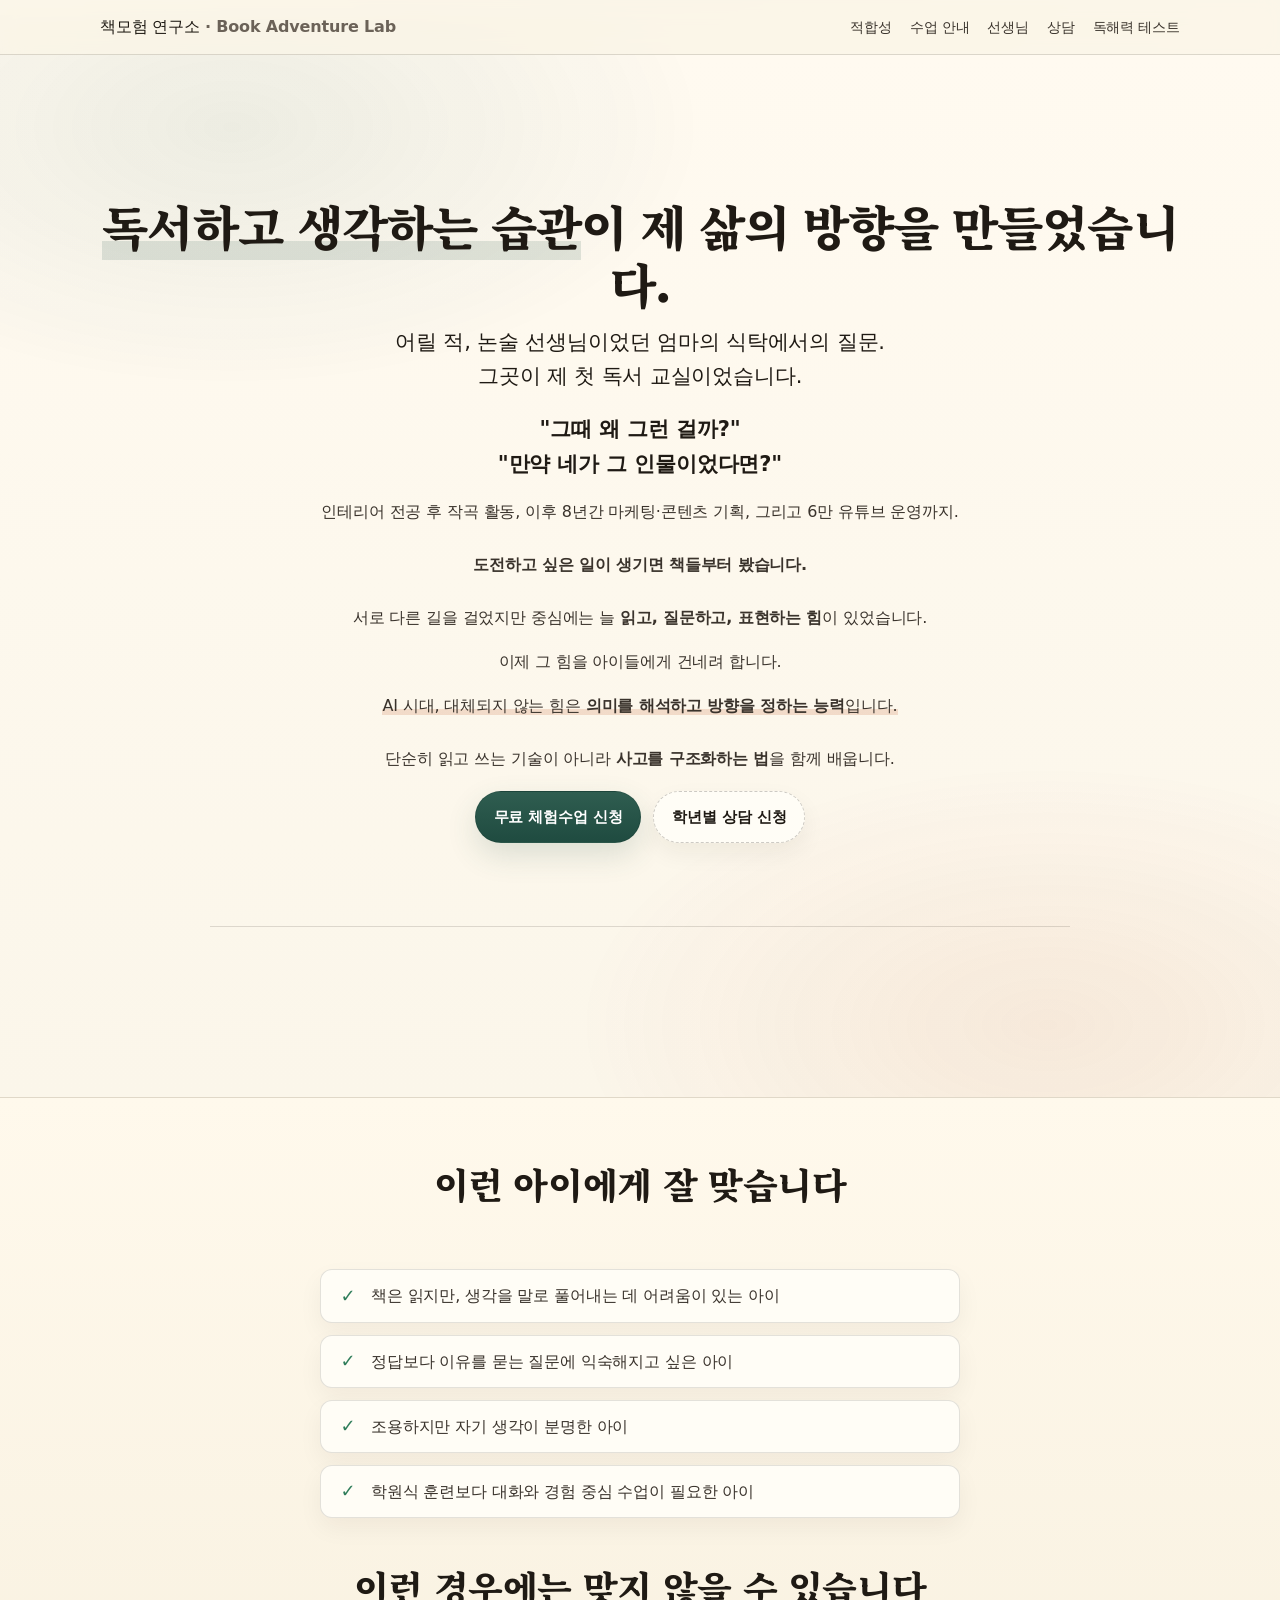
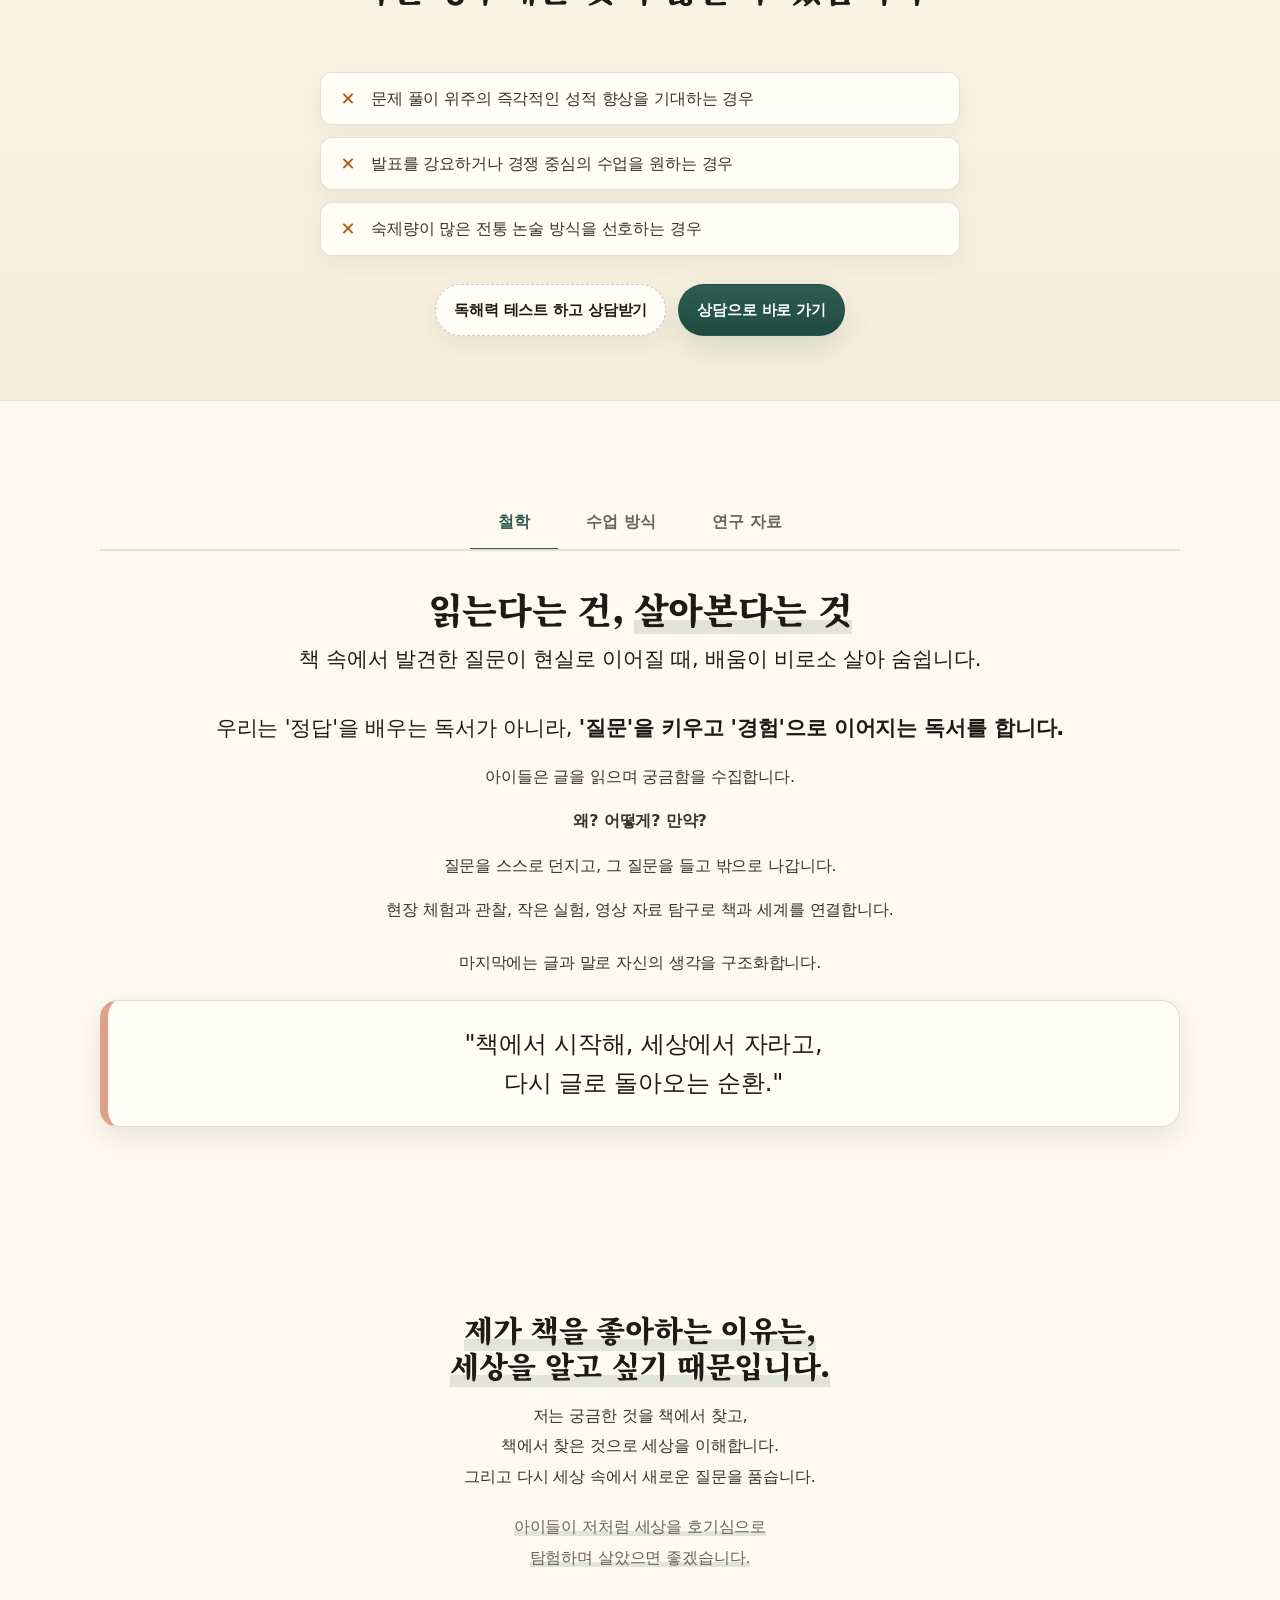
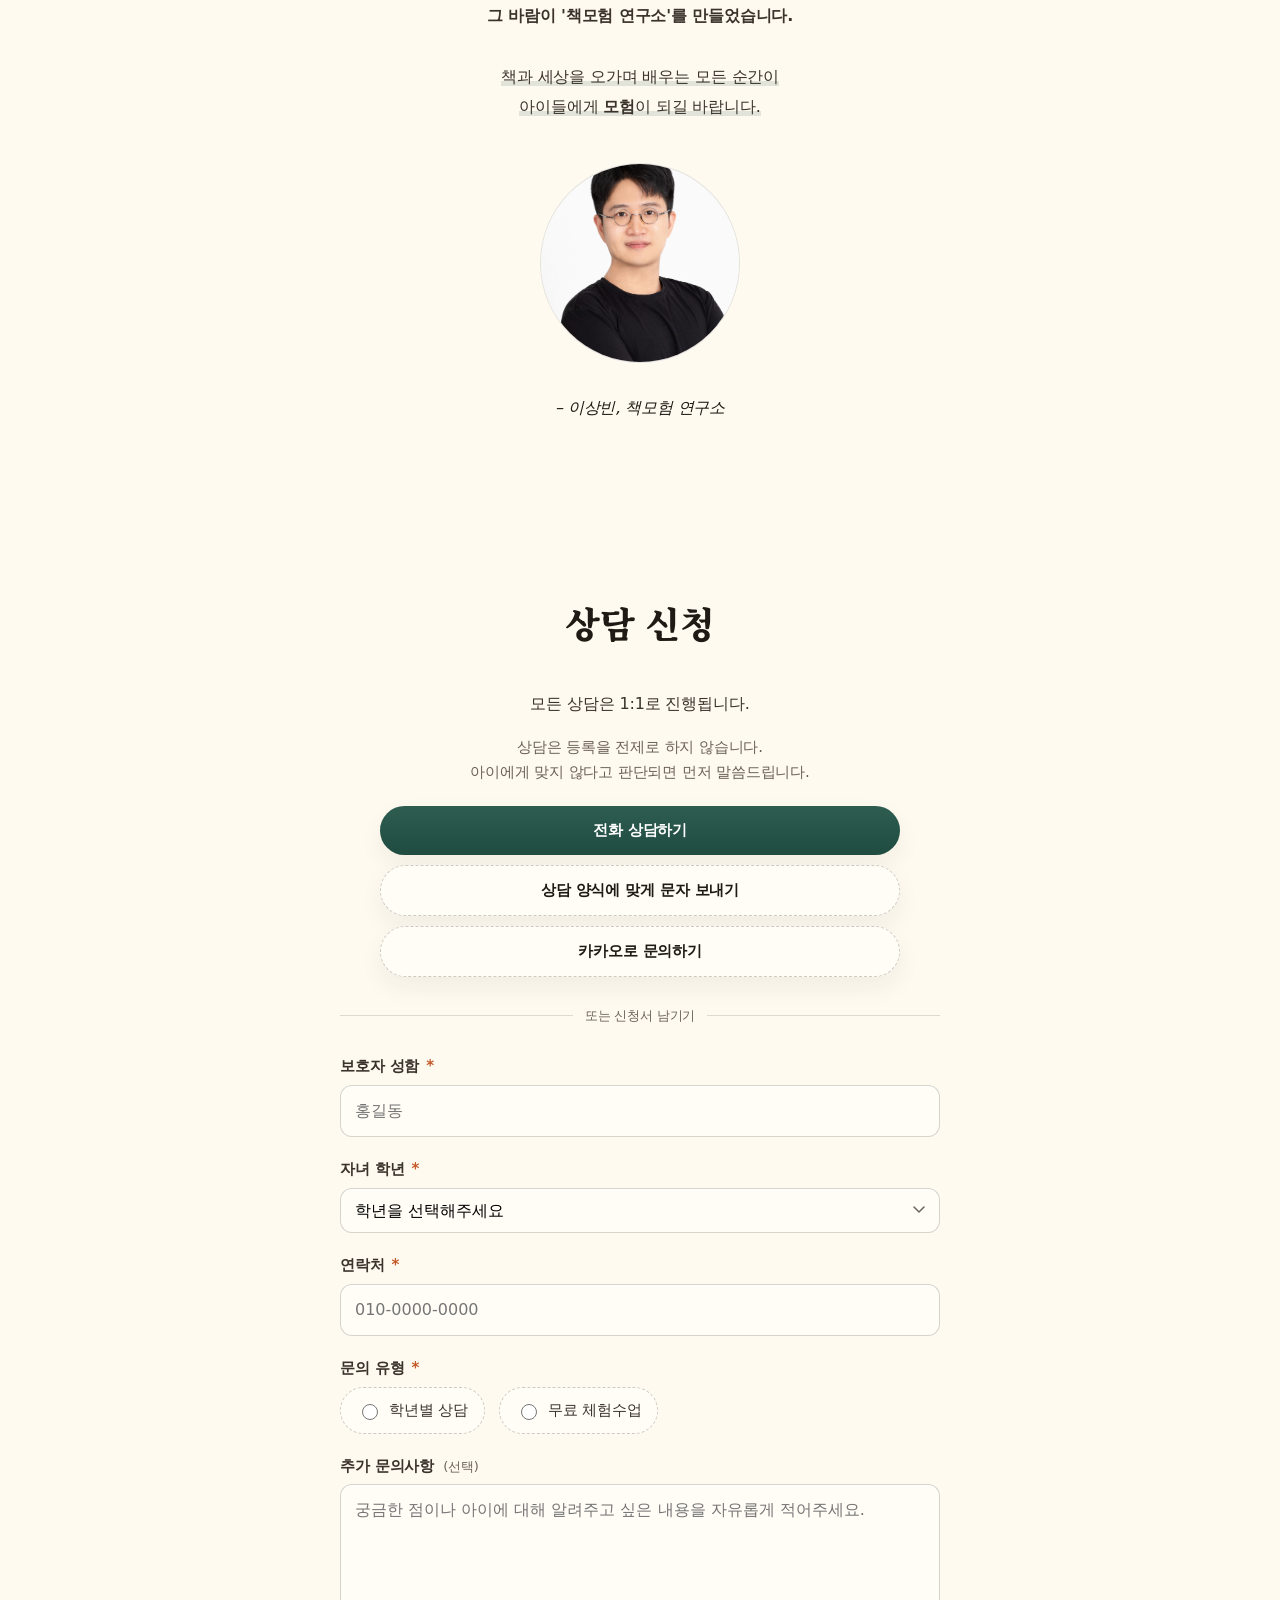
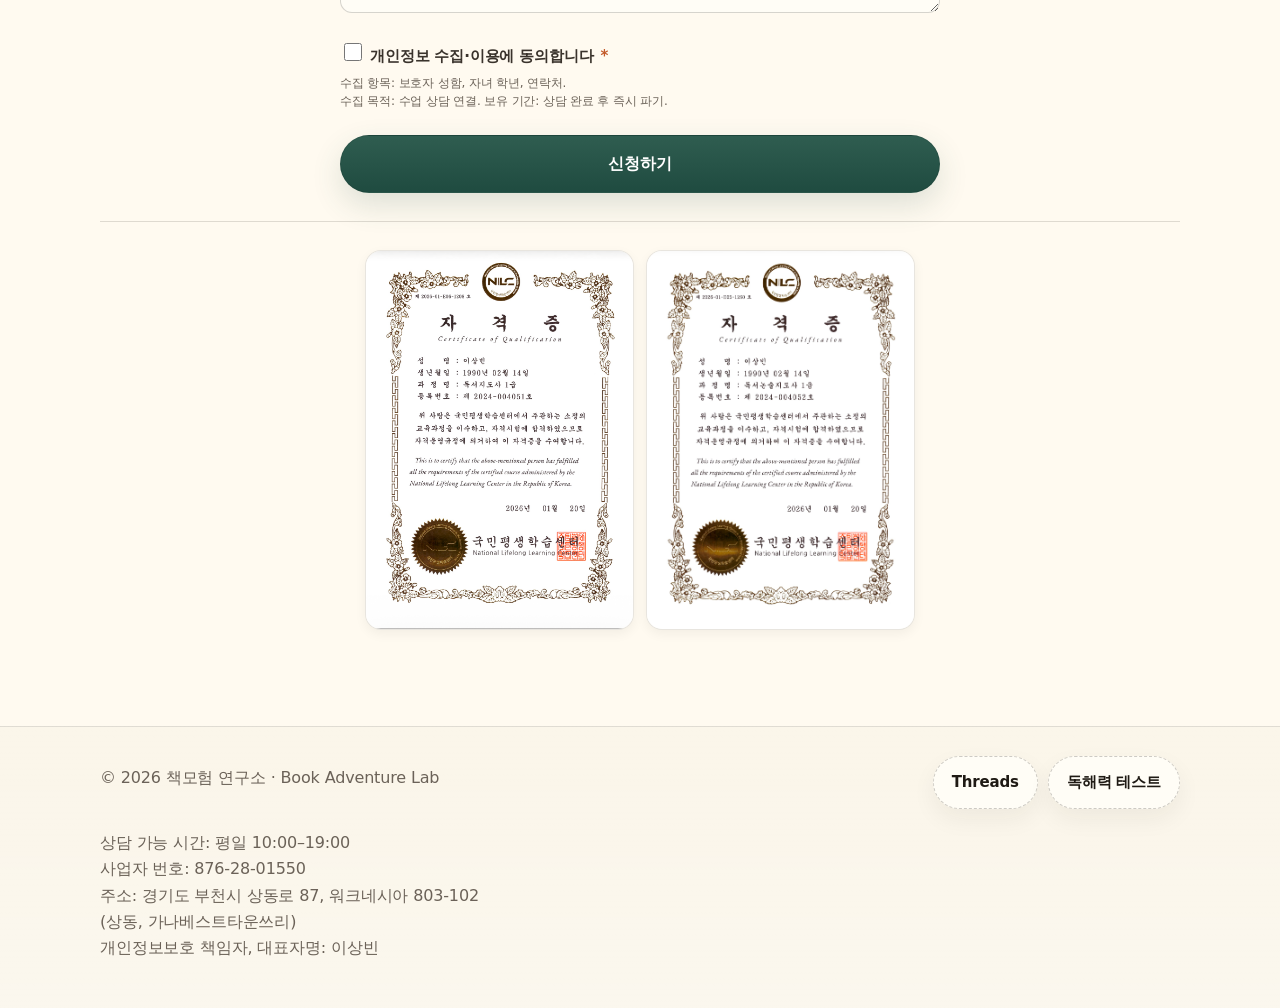
<file: index.html>
<!doctype html>
<html lang="ko">
<head>
  <meta charset="utf-8" />
  <meta name="viewport" content="width=device-width, initial-scale=1" />

  <!-- ✅ 사이트 소유 인증 -->
  <meta name="naver-site-verification" content="960a06250b88a9031c1e66a6666c84f48e199ab2" />
  <meta name="google-site-verification" content="2Ty8rFRVnpPuNKFrt7b8DAno9v7kEe1f7Pnr9_bRcsU" />

  <!-- ✅ SEO 기본 메타 -->
  <title>책모험 연구소 | Book Adventure Lab</title>
  <meta name="description" content="책에서 세상으로 이어지는 체험형 독서·논술. 문해력과 사고력으로 AI 시대의 자기 길을 만드는 교육 – 책모험 연구소 (Book Adventure Lab)." />
  <meta name="robots" content="index, follow" />
  <meta name="author" content="이상빈 · Book Adventure Lab" />
  <meta name="keywords" content="책모험 연구소, Book Adventure Lab, 독서 논술, 체험형 독서교육, 문해력, 사고력, 인천 논술, 독서 수업, AI 시대 교육" />
  <meta name="theme-color" content="#0f172a" />

  <!-- ✅ Open Graph -->
  <meta property="og:title" content="책모험 연구소 | Book Adventure Lab" />
  <meta property="og:description" content="책에서 세상으로 이어지는 체험형 독서·논술. 문해력과 사고력으로 AI 시대의 자기 길을 만드는 교육." />
  <meta property="og:image" content="https://bookadvlab.netlify.app/assets/og-thumbnail.jpg" />
  <meta property="og:url" content="https://bookadvlab.netlify.app" />
  <meta property="og:type" content="website" />
  <meta property="og:locale" content="ko_KR" />

  <!-- ✅ Twitter Card -->
  <meta name="twitter:card" content="summary_large_image" />
  <meta name="twitter:title" content="책모험 연구소 | Book Adventure Lab" />
  <meta name="twitter:description" content="읽고, 탐구하고, 표현하는 힘을 기르는 체험형 독서 교육." />
  <meta name="twitter:image" content="https://bookadvlab.netlify.app/assets/og-thumbnail.jpg" />

  <!-- ✅ 구조화 데이터 -->
  <script type="application/ld+json">
  {
    "@context": "https://schema.org",
    "@type": "EducationalOrganization",
    "name": "책모험 연구소 (Book Adventure Lab)",
    "url": "https://bookadvlab.netlify.app",
    "logo": "https://bookadvlab.netlify.app/assets/logo.png",
    "description": "책에서 세상으로 이어지는 체험형 독서·논술 프로그램",
    "founder": "이상빈",
    "sameAs": [
      "https://www.instagram.com/your_instagram",
      "https://bookadvlab.netlify.app"
    ],
    "address": {
      "@type": "PostalAddress",
      "addressLocality": "경기도 부천시",
      "addressCountry": "KR"
    }
  }
  </script>

  <!-- 1) dataLayer 초기화 -->
  <script>window.dataLayer = window.dataLayer || [];</script>
  <!-- 2) 추적 유틸 -->
  <script src="/assets/js/analytics.js"></script>
  <!-- Danggeun Market Code -->
  <script src="https://karrot-pixel.business.daangn.com/karrot-pixel.js"></script>
  <script>
    window.karrotPixel.init('1776331082027886001');
    window.karrotPixel.track('ViewPage');
  </script>
  <!-- End Danggeun Market Code -->
  <!-- GTM_HEAD_SNIPPET_START -->
  <!-- GTM_HEAD_SNIPPET_END -->

  <link rel="preconnect" href="https://fonts.googleapis.com" />
  <link rel="preconnect" href="https://fonts.gstatic.com" crossorigin />
  <link href="https://fonts.googleapis.com/css2?family=Noto+Serif+KR:wght@700;900&display=swap" rel="stylesheet" />
  <link rel="stylesheet" href="/assets/css/common.css" />
</head>

<body>
  <!-- GTM_BODY_NOSCRIPT_START -->
  <!-- GTM_BODY_NOSCRIPT_END -->

  <!-- Progress Bar -->
  <div id="progress" class="progress" aria-hidden="true"></div>

  <!-- Nav -->
  <header class="nav">
    <div class="container nav-inner">
      <a href="#teacher" aria-label="홈으로">책모험 연구소 <span class="muted" style="font-weight:600">· Book Adventure Lab</span></a>
      <nav class="nav-menu" aria-label="주요 메뉴">
        <a href="#fit">적합성</a>
        <a href="#guide">수업 안내</a>
        <a href="#bridge">선생님</a>
        <a href="#contact">상담</a>
        <a href="/test/index.html" aria-label="독해력 테스트 페이지로 이동">독해력 테스트</a>
      </nav>
    </div>
  </header>

  <!-- ① HERO -->
  <section id="teacher" class="section hero bg-fade">
    <div class="container">
      <div class="content reveal">

        <h1><span class="h-underline">독서하고 생각하는 습관</span>이 제 삶의 방향을 만들었습니다.</h1>

        <p class="lead">어릴 적, 논술 선생님이었던 엄마의 식탁에서의 질문.<br>그곳이 제 첫 독서 교실이었습니다.</p>
        <p class="lead"><strong>"그때 왜 그런 걸까?"<br>"만약 네가 그 인물이었다면?"</strong></p>

        <p>인테리어 전공 후 작곡 활동, 이후 8년간 마케팅·콘텐츠 기획, 그리고 6만 유튜브 운영까지.<br><br><strong>도전하고 싶은 일이 생기면 책들부터 봤습니다.</strong><br><br>서로 다른 길을 걸었지만 중심에는 늘 <strong>읽고, 질문하고, 표현하는 힘</strong>이 있었습니다.</p>

        <p>이제 그 힘을 아이들에게 건네려 합니다.</p>

        <p class="reveal-2"><span class="highlight">AI 시대, 대체되지 않는 힘은 <strong>의미를 해석하고 방향을 정하는 능력</strong>입니다.</span><br><br>단순히 읽고 쓰는 기술이 아니라 <strong class="accent">사고를 구조화하는 법</strong>을 함께 배웁니다.</p>

        <div class="btn-row" style="margin-top:10px">
          <a class="btn" href="#contact" id="btn-hero-trial">무료 체험수업 신청</a>
          <a class="btn-outline" href="#contact" id="btn-hero-consult">학년별 상담 신청</a>
        </div><br>

      </div>
      <div class="divider" aria-hidden="true"></div>
    </div>
  </section>

  <!-- ② 수업 적합성 (위로 이동) -->
  <section id="fit" class="fit-section">
    <div class="container narrow fit-inner">
      <h2 class="fit-title">이런 아이에게 잘 맞습니다</h2><br>
      <ul class="fit-list good">
        <li>책은 읽지만, 생각을 말로 풀어내는 데 어려움이 있는 아이</li>
        <li>정답보다 이유를 묻는 질문에 익숙해지고 싶은 아이</li>
        <li>조용하지만 자기 생각이 분명한 아이</li>
        <li>학원식 훈련보다 대화와 경험 중심 수업이 필요한 아이</li>
      </ul>
      <br>
      <h2 class="fit-title mt">이런 경우에는 맞지 않을 수 있습니다</h2><br>
      <ul class="fit-list bad">
        <li>문제 풀이 위주의 즉각적인 성적 향상을 기대하는 경우</li>
        <li>발표를 강요하거나 경쟁 중심의 수업을 원하는 경우</li>
        <li>숙제량이 많은 전통 논술 방식을 선호하는 경우</li>
      </ul>
      <div style="margin-top:28px;display:flex;gap:12px;flex-wrap:wrap;justify-content:center">
        <a class="btn-outline" href="/test/index.html" id="btn-soft-cta-test">독해력 테스트 하고 상담받기</a>
        <a class="btn" href="#contact" id="btn-soft-cta-contact">상담으로 바로 가기</a>
      </div>
    </div>
  </section>

  <!-- ③ 탭 섹션: 철학 / 수업방식 / 연구자료 -->
  <section id="guide" class="section" style="background:var(--bg-alt)">
    <div class="container">
      <div class="content">

        <div class="tab-nav" role="tablist" aria-label="수업 안내">
          <button class="tab-btn active" data-tab="tab-philosophy" role="tab" aria-selected="true" aria-controls="tab-philosophy">철학</button>
          <button class="tab-btn" data-tab="tab-curriculum" role="tab" aria-selected="false" aria-controls="tab-curriculum">수업 방식</button>
          <button class="tab-btn" data-tab="tab-research" role="tab" aria-selected="false" aria-controls="tab-research">연구 자료</button>
        </div>

        <!-- 탭 1: 철학 -->
        <div class="tab-pane active" id="tab-philosophy" role="tabpanel">
          <h2>읽는다는 건, <span class="h-underline">살아본다는 것</span></h2>
          <p class="lead">책 속에서 발견한 질문이 현실로 이어질 때, 배움이 비로소 살아 숨쉽니다.<br><br>우리는 '정답'을 배우는 독서가 아니라, <strong>'질문'을 키우고 '경험'으로 이어지는 독서를 합니다.</strong></p>
          <p>아이들은 글을 읽으며 궁금함을 수집합니다.</p>
          <p><strong>왜? 어떻게? 만약?</strong></p>
          <p>질문을 스스로 던지고, 그 질문을 들고 밖으로 나갑니다.</p>
          <p>현장 체험과 관찰, 작은 실험, 영상 자료 탐구로 책과 세계를 연결합니다.<br><br>마지막에는 글과 말로 자신의 생각을 구조화합니다.</p>
          <blockquote class="pull card" style="padding:24px 22px; text-align:center; line-height:1.6;">
            "책에서 시작해, 세상에서 자라고,<br>
            다시 글로 돌아오는 순환."
          </blockquote>
        </div>

        <!-- 탭 2: 수업 방식 -->
        <div class="tab-pane" id="tab-curriculum" role="tabpanel">

          <h2>연결형 독서·논술 운영 방식</h2><br>
          <p><strong>책에서 세상으로 이어지는 <br>순환 구조를 단계별로 안내합니다.</strong></p>

          <ol class="timeline">
            <li class="item">
              <span class="stamp">1</span>
              <h3>책 선정</h3>
              <p>교사 추천 또는 학생 토론으로<br>주제·도서를 선택합니다.</p>
            </li>
            <li class="item">
              <span class="stamp">2</span>
              <h3>읽기 + 토의</h3>
              <p>핵심 개념과 흥미 포인트를<br>정리하고 질문을 도출합니다.</p>
            </li>
            <li class="item">
              <span class="stamp">3</span>
              <h3>호기심 확장</h3>
              <p>탐구 질문을 넓히고<br>자료를 조사합니다.</p>
            </li>
            <li class="item">
              <span class="stamp">4</span>
              <h3>글쓰기/나눔</h3>
              <p>독서감상문 또는 짧은 논술로<br>정리하고, 발표·토론으로 마무리합니다.</p>
            </li>
            <li class="item">
              <span class="stamp">5</span>
              <h3>체험 학습(선택)</h3>
              <p>박물관·자연·실험·영상 등<br>현장에서 탐구합니다.</p>
            </li>
          </ol>

          <div class="divider" aria-hidden="true"></div>

          <div class="three-steps" aria-label="3단계 스탬프">
            <div class="step-card">
              <div class="step-stamp">STEP 1</div>
              <div class="step-title">읽기</div>
              <div class="step-desc">핵심을 이해하고<br>자기 언어로 요약</div>
            </div>
            <div class="step-card">
              <div class="step-stamp">STEP 2</div>
              <div class="step-title">탐구</div>
              <div class="step-desc">세상과 연결하며<br>맥락을 체감</div>
            </div>
            <div class="step-card">
              <div class="step-stamp">STEP 3</div>
              <div class="step-title">표현</div>
              <div class="step-desc">글·발표·토론으로<br>생각을 구조화</div>
            </div>
          </div>

          <div class="divider" aria-hidden="true"></div>

          <h2>레벨별 여정: <br><span class="h-underline">책 → 호기심 → 탐구 → 표현</span></h2>
          <p class="muted tight">· 소수 정원(1타임 최대 4명)  <br>· 주 1회 90분 <br>· 읽기 → 대화 → 쓰기 → 피드백</p>

          <h3 style="margin-top:22px">생각의 씨앗 (초3–6)</h3>
          <p>읽기를 통해 궁금증을 발견하고, <br>스스로 질문을 만들어봅니다.  <br>
            책 속에서 생긴 호기심이 <br>'생각의 씨앗'이 되어 <br><span class="h-underline">사고의 첫 출발점을 만듭니다.</span></p>
          <p class="muted" style="font-size:15px;margin-top:8px">
            예시 활동 — <br>주제별 책 1권 읽기 + 궁금한 점 1가지 기록
          </p>

          <div class="divider-decor" aria-hidden="true"></div>

          <h3>생각의 가지 (중등)</h3>
          <p>책에서 얻은 질문을 세상과 연결합니다. <br>
            탐구·토의·체험을 통해 사고의 범위를 넓히며 <br><span class="h-underline">'생각의 가지'를 키웁니다.</span></p>
          <p class="muted" style="font-size:15px;margin-top:8px">
            예시 활동 — <br>뉴스·영상 조사 + 짧은 토의 정리문 작성
          </p>

          <div class="divider-decor" aria-hidden="true"></div>

          <h3>생각의 숲 (고등)</h3>
          <p>탐구한 내용을 구조화해 글로 표현합니다. <br>
            사고의 숲에서 논리적 글쓰기와 <br>자기 시선을 완성하며,
            <br><span class="h-underline">논술·창의적 에세이로 확장합니다.</span></p>
          <p class="muted" style="font-size:15px;margin-top:8px">
            예시 활동 — <br>시사·철학 주제 논술(600자) + 발표 피드백
          </p>

          <div class="divider-decor" aria-hidden="true"></div>

          <h3>진로 글쓰기 (선택)</h3>
          <p>탐구 경험을 자신의 길과 연결합니다.<br>
            '나의 길' 에세이를 통해 <br>진로와 가치관을 정리하고,<br>
            직업을 '가지는' 것을 넘어 <br><span class="h-underline">'만드는' 글쓰기를 실천합니다.</span></p>
          <p class="muted" style="font-size:15px;margin-top:8px">
            예시 활동 — <br>관심 분야 도서 2권 리서치 + '나의 길' 에세이
          </p>

        </div>

        <!-- 탭 3: 연구 자료 -->
        <div class="tab-pane" id="tab-research" role="tabpanel">
          <details class="tip-box" open>
            <summary class="tip-summary">
              <div>
                <p class="badge">Tip</p>
                <h3>문해력 &amp; 수능 — 참고</h3>
                <p class="muted" style="font-size:14px">핵심은 '문해력'입니다.</p>
              </div>
              <span class="caret" aria-hidden="true">▾</span>
            </summary>

            <p class="literacy-point">
              <span class="inline-stamp">1</span>
              문해력이 높은 아이들은 지문이 낯설어도 문장을 하나씩 해석하기보다,
              글의 구조와 핵심 관계를 먼저 파악하며 의미를 구성합니다.
              이는 독해가 단순한 정보 처리 과정이 아니라,
              배경지식과 텍스트 구조를 활용해 거시적 의미(상황모델)를 형성하는 인지 과정이기 때문입니다.
              이러한 구조 중심의 이해는 교과 지문이 달라져도 적용 가능하며,
              새로운 내용에서도 빠른 이해를 가능하게 합니다.
            </p>

            <details class="research-toggle">
              <summary class="research-summary">
                <span class="research-label">관련 연구 자료</span>
                <span class="caret" aria-hidden="true">▾</span>
              </summary>
              <div class="research-list">
                <article class="research-item">
                  <h4>📌 1) The Effects of Prior Knowledge and Text Structure on Comprehension Processes During Reading of Scientific Texts</h4>
                  <p>배경지식과 텍스트 구조가 읽기 과정에서 상호작용하며, 독자가 의미를 구성하는 인지적 처리 방식 자체를 변화시킨다는 실험 연구.</p>
                  <a href="https://pubmed.ncbi.nlm.nih.gov/18062535/" target="_blank" rel="noopener noreferrer" class="paper-link">논문 읽기 →</a>
                  <p class="source">Journal of Experimental Psychology / PubMed</p>
                </article>
                <article class="research-item">
                  <h4>📌 2) Fostering Reading Comprehension of Expository Texts</h4>
                  <p>배경지식 활성화가 추론과 상위 인지 전략을 촉진하여, 낯선 지문에서도 구조 중심의 이해를 가능하게 함을 검증한 연구.</p>
                  <a href="https://www.sciencedirect.com/science/article/abs/pii/S0883035515000415" target="_blank" rel="noopener noreferrer" class="paper-link">논문 읽기 →</a>
                  <p class="source">Learning and Instruction / ScienceDirect</p>
                </article>
                <article class="research-item">
                  <h4>📌 3) Children's Learning from Informational Text</h4>
                  <p>아동이 정보 텍스트를 읽을 때 문장 단위 해석보다 텍스트 구조와 배경지식을 활용해 전체 의미를 구성한다는 연구.</p>
                  <a href="https://journals.sagepub.com/doi/10.1080/10862969109547728" target="_blank" rel="noopener noreferrer" class="paper-link">논문 읽기 →</a>
                  <p class="source">Reading Psychology / SAGE Journals</p>
                </article>
              </div>
            </details>

            <p class="literacy-point">
              <span class="inline-stamp">2</span>
              문해력은 문제의 겉모습이나 표현 방식보다
              논리의 뼈대와 개념 간 관계를 파악하는 능력과 밀접하게 연결됩니다.
              이러한 읽기 방식은 입력과 출력의 반복이 아니라,
              정보의 패턴을 인식하고 재구성하는 학습으로 이어집니다.
            </p>

            <details class="research-toggle">
              <summary class="research-summary">
                <span class="research-label">관련 연구 자료</span>
                <span class="caret" aria-hidden="true">▾</span>
              </summary>
              <div class="research-list">
                <article class="research-item">
                  <h4>📌 1) A Meta-Analysis on the Effects of Text Structure Instruction on Reading Comprehension</h4>
                  <p>텍스트 구조를 중심으로 지도했을 때, 반복 훈련보다 읽기 이해와 전이가 효과적으로 향상된다는 메타분석 연구.</p>
                  <a href="https://ila.onlinelibrary.wiley.com/doi/10.1598/RRQ.46.2.1" target="_blank" rel="noopener noreferrer" class="paper-link">논문 읽기 →</a>
                  <p class="source">Reading Research Quarterly / Wiley</p>
                </article>
                <article class="research-item">
                  <h4>📌 2) Cognitive Processes in Reading Comprehension</h4>
                  <p>읽기 이해를 반복적 입력·출력 과정이 아닌, 정보의 구조와 관계를 인식·재구성하는 인지 과정으로 설명한 이론 연구.</p>
                  <a href="https://files.eric.ed.gov/fulltext/EJ1126323.pdf" target="_blank" rel="noopener noreferrer" class="paper-link">논문 읽기 →</a>
                  <p class="source">ERIC / Educational Psychology Review</p>
                </article>
              </div>
            </details>

            <p class="literacy-point">
              <span class="inline-stamp">3</span>
              문해력은 시험을 위한 기술에 머무르지 않습니다.
              읽기 이해 능력은 이후의 학업 성취뿐 아니라
              교육 경로 선택, 진로 형성, 복합적인 문제 해결 능력과도 연관됩니다.
              문해력은 '국어 성적'이 아니라 세상을 이해하고 선택하는 인지적 토대로 볼 수 있습니다.
            </p>

            <details class="research-toggle">
              <summary class="research-summary">
                <span class="research-label">관련 연구 자료</span>
                <span class="caret" aria-hidden="true">▾</span>
              </summary>
              <div class="research-list">
                <article class="research-item">
                  <h4>📌 1) PISA Reading Achievement as a Predictor of Educational Attainment</h4>
                  <p>청소년기의 읽기 이해 성취가 이후 교육 경로 선택과 최종 학업 성취 수준을 예측한다는 종단 연구.</p>
                  <a href="https://www.sciencedirect.com/science/article/pii/S1041608018302451" target="_blank" rel="noopener noreferrer" class="paper-link">논문 읽기 →</a>
                  <p class="source">Learning and Individual Differences / ScienceDirect</p>
                </article>
                <article class="research-item">
                  <h4>📌 2) Reading for Pleasure and Progress in Vocabulary and Mathematics</h4>
                  <p>읽기 이해와 즐거움 기반 독서가 언어 능력뿐 아니라 수학 성취와 전반적 인지 발달에도 긍정적 영향을 미친다는 대규모 코호트 연구.</p>
                  <a href="https://bera-journals.onlinelibrary.wiley.com/doi/10.1002/berj.3220" target="_blank" rel="noopener noreferrer" class="paper-link">논문 읽기 →</a>
                  <p class="source">British Educational Research Journal / Wiley</p>
                </article>
              </div>
            </details>

          </details>
        </div>

      </div>
    </div>
  </section>

  <!-- ④ 브릿지 (선생님 소개) -->
  <section id="bridge" class="section bridge">
    <div class="container">
      <div class="content bridge-inner">
        <h2 class="bridge-title">
          <span class="h-underline">제가 책을 좋아하는 이유는,<br>세상을 알고 싶기 때문입니다.</span>
        </h2>
        <p class="bridge-p bridge-p1">
          저는 궁금한 것을 책에서 찾고,<br>
          책에서 찾은 것으로 세상을 이해합니다.<br>
          그리고 다시 세상 속에서 새로운 질문을 품습니다.
        </p>
        <p class="bridge-p bridge-p2">
          <span class="h-underline">아이들이 저처럼 세상을 호기심으로<br>탐험하며 살았으면 좋겠습니다.</span>
        </p>
        <p class="bridge-p bridge-p3">
          <strong>그 바람이 '책모험 연구소'를 만들었습니다.</strong><br><br>
          <span class="h-underline">책과 세상을 오가며 배우는 모든 순간이<br>
          아이들에게 <strong>모험</strong>이 되길 바랍니다.</span>
        </p>
        <div class="bridge-photo">
          <img
            src="/assets/images/teacher.jpg"
            alt="책모험 연구소 강사 이상빈"
            class="bridge-img"
            loading="lazy"
          />
        </div>
        <p class="bridge-sign">– 이상빈, 책모험 연구소</p>
      </div>
    </div>
  </section>

  <!-- ⑤ 상담 신청 -->
  <section id="contact" class="section" style="background:var(--bg-alt)">
    <div class="container">
      <div class="content">

        <h2>상담 신청</h2><br>
        <p>모든 상담은 1:1로 진행됩니다.</p>
        <p class="muted" style="margin-top:6px;font-size:15px">
          상담은 등록을 전제로 하지 않습니다.<br>
          아이에게 맞지 않다고 판단되면 먼저 말씀드립니다.
        </p>

        <div class="contact-actions" style="margin-top:22px">
          <a class="contact-btn btn"
             href="tel:01040941666"
             id="btn-phone"
             aria-label="전화 상담하기">
            전화 상담하기
          </a>
          <a class="contact-btn btn-outline"
             id="sms-consult"
             href="#"
             aria-label="상담 양식에 맞게 문자 보내기">
            상담 양식에 맞게 문자 보내기
          </a>
          <a class="contact-btn btn-outline"
             id="btn-kakao"
             href="#"
             data-kakao-link="http://pf.kakao.com/_ykuCX"
             aria-label="카카오로 문의하기">
            카카오로 문의하기
          </a>
        </div>

        <div class="or-divider"><span>또는 신청서 남기기</span></div>

        <form
          id="consult-form"
          name="consult"
          method="POST"
          data-netlify="true"
          action="/thanks/"
          netlify-honeypot="bot-field"
          novalidate
          class="consult-form"
          aria-label="상담 신청 폼"
        >
          <input type="hidden" name="form-name" value="consult" />
          <!-- Web3Forms access key -->
          <input type="hidden" name="access_key" value="dbd28760-dee7-43b1-ba85-df75804a7373" />
          <input type="hidden" name="subject" value="[책모험 연구소] 새 상담 신청이 왔습니다" />

          <p hidden aria-hidden="true">
            <label>스팸 방지 필드: <input name="bot-field" autocomplete="off" tabindex="-1" /></label>
          </p>

          <div class="form-group">
            <label for="parent-name">보호자 성함 <span aria-hidden="true">*</span></label>
            <input type="text" id="parent-name" name="parent_name" required autocomplete="name" placeholder="홍길동" maxlength="30" />
          </div>

          <div class="form-group">
            <label for="grade">자녀 학년 <span aria-hidden="true">*</span></label>
            <select id="grade" name="grade" required>
              <option value="">학년을 선택해주세요</option>
              <optgroup label="초등">
                <option value="초3">초등 3학년</option>
                <option value="초4">초등 4학년</option>
                <option value="초5">초등 5학년</option>
                <option value="초6">초등 6학년</option>
              </optgroup>
              <optgroup label="중학교">
                <option value="중1">중학교 1학년</option>
                <option value="중2">중학교 2학년</option>
                <option value="중3">중학교 3학년</option>
              </optgroup>
              <optgroup label="고등학교">
                <option value="고1">고등학교 1학년</option>
                <option value="고2">고등학교 2학년</option>
                <option value="고3">고등학교 3학년</option>
              </optgroup>
            </select>
          </div>

          <div class="form-group">
            <label for="phone">연락처 <span aria-hidden="true">*</span></label>
            <input type="tel" id="phone" name="phone" required autocomplete="tel" placeholder="010-0000-0000" maxlength="13" />
          </div>

          <div class="form-group">
            <label>문의 유형 <span aria-hidden="true">*</span></label>
            <div class="form-radio-group" role="radiogroup" aria-label="문의 유형">
              <label class="form-radio">
                <input type="radio" name="inquiry_type" value="consult" required />
                <span>학년별 상담</span>
              </label>
              <label class="form-radio">
                <input type="radio" name="inquiry_type" value="trial" />
                <span>무료 체험수업</span>
              </label>
            </div>
          </div>

          <div class="form-group">
            <label for="message">추가 문의사항 <span class="form-optional">(선택)</span></label>
            <textarea id="message" name="message" rows="4" placeholder="궁금한 점이나 아이에 대해 알려주고 싶은 내용을 자유롭게 적어주세요." maxlength="500"></textarea>
          </div>

          <div class="form-group">
            <label class="form-checkbox">
              <input type="checkbox" id="privacy-agree" name="privacy_agree" required />
              <span>개인정보 수집·이용에 동의합니다 <span aria-hidden="true">*</span></span>
            </label>
            <p class="form-hint">
              수집 항목: 보호자 성함, 자녀 학년, 연락처.<br>
              수집 목적: 수업 상담 연결. 보유 기간: 상담 완료 후 즉시 파기.
            </p>
          </div>

          <div id="form-error" class="form-error" role="alert" aria-live="polite" hidden></div>

          <button type="submit" class="btn form-submit-btn" id="form-submit-btn">
            신청하기
          </button>
        </form>

        <hr />

        <div class="certificates">
          <figure>
            <img src="/assets/images/li1.png" alt="독서지도사 자격증" loading="lazy" />
          </figure>
          <figure>
            <img src="/assets/images/li2.png" alt="독서논술 지도사 자격증" loading="lazy" />
          </figure>
        </div>

      </div>
    </div>
  </section>

  <!-- FOOTER -->
  <footer class="section" style="padding:28px 0">
    <div class="container" style="display:flex;align-items:center;justify-content:space-between;gap:16px;flex-wrap:wrap">
      <p class="muted">© <span class="y"></span> 책모험 연구소 · Book Adventure Lab</p>
      <div style="display:flex;gap:10px;flex-wrap:wrap;align-items:center">
        <a class="btn-outline" href="#" id="btn-threads"
           data-link="https://www.threads.com/bookadventurelab"
           aria-label="Threads로 이동">Threads</a>
        <a class="btn-outline" href="/test/index.html">독해력 테스트</a>
      </div>
    </div>
    <div class="container" style="display:flex;align-items:flex-start;justify-content:space-between;gap:16px;flex-wrap:wrap;margin-top:10px">
      <p class="muted">
        상담 가능 시간: 평일 10:00–19:00<br>
        사업자 번호: 876-28-01550<br>
        주소: 경기도 부천시 상동로 87, 워크네시아 803-102<br>(상동, 가나베스트타운쓰리)<br>
        개인정보보호 책임자, 대표자명: 이상빈
      </p>
    </div>
  </footer>

  <!-- Floating CTA (Mobile) -->
  <div id="floating-cta" class="floating-cta" aria-label="상담 빠른 이동">
    <a href="#contact" id="floating-cta-link">아이에게 맞는지 먼저 확인해보기</a>
  </div>

  <!-- PC 안내 모달 (SMS용) -->
  <div id="sms-modal" class="sms-modal" aria-hidden="true">
    <div class="sms-modal__backdrop" data-close="1"></div>
    <div class="sms-modal__panel" role="dialog" aria-modal="true" aria-labelledby="smsModalTitle">
      <h3 id="smsModalTitle">PC에서는 문자를 바로 열기 어려워요</h3>
      <p class="muted" style="margin-top:8px">
        휴대폰에서 아래 문구를 복사해 문자로 보내주세요.
      </p>
      <textarea id="sms-template" class="sms-modal__textarea" readonly aria-label="문자 양식"></textarea>
      <div class="sms-modal__actions">
        <button class="sms-modal__btn btn" id="copy-sms" type="button">문구 복사</button>
        <button class="sms-modal__btn btn-outline" data-close="1" type="button">닫기</button>
      </div>
      <p class="muted" id="copy-toast" style="display:none;margin-top:10px;">복사했어요 ✅</p>
    </div>
  </div>

  <!-- 공용 모달 -->
  <div class="modal" id="modal" aria-hidden="true" role="dialog" aria-modal="true">
    <div class="modal__dim" data-close="1"></div>
    <div class="modal__panel" role="document">
      <div class="modal__head">
        <h3 class="modal__title" id="modal-title">알림</h3>
        <button class="modal__close" type="button" data-close="1" aria-label="닫기">닫기</button>
      </div>
      <div class="modal__body" id="modal-body"></div>
      <div class="modal__actions" id="modal-actions">
        <button class="modal__btn" type="button" data-close="1">확인</button>
      </div>
    </div>
  </div>

  <script src="/assets/js/core/common.js" defer></script>
  <script src="/assets/js/pages/home.js" defer></script>
</body>
</html>
</file>
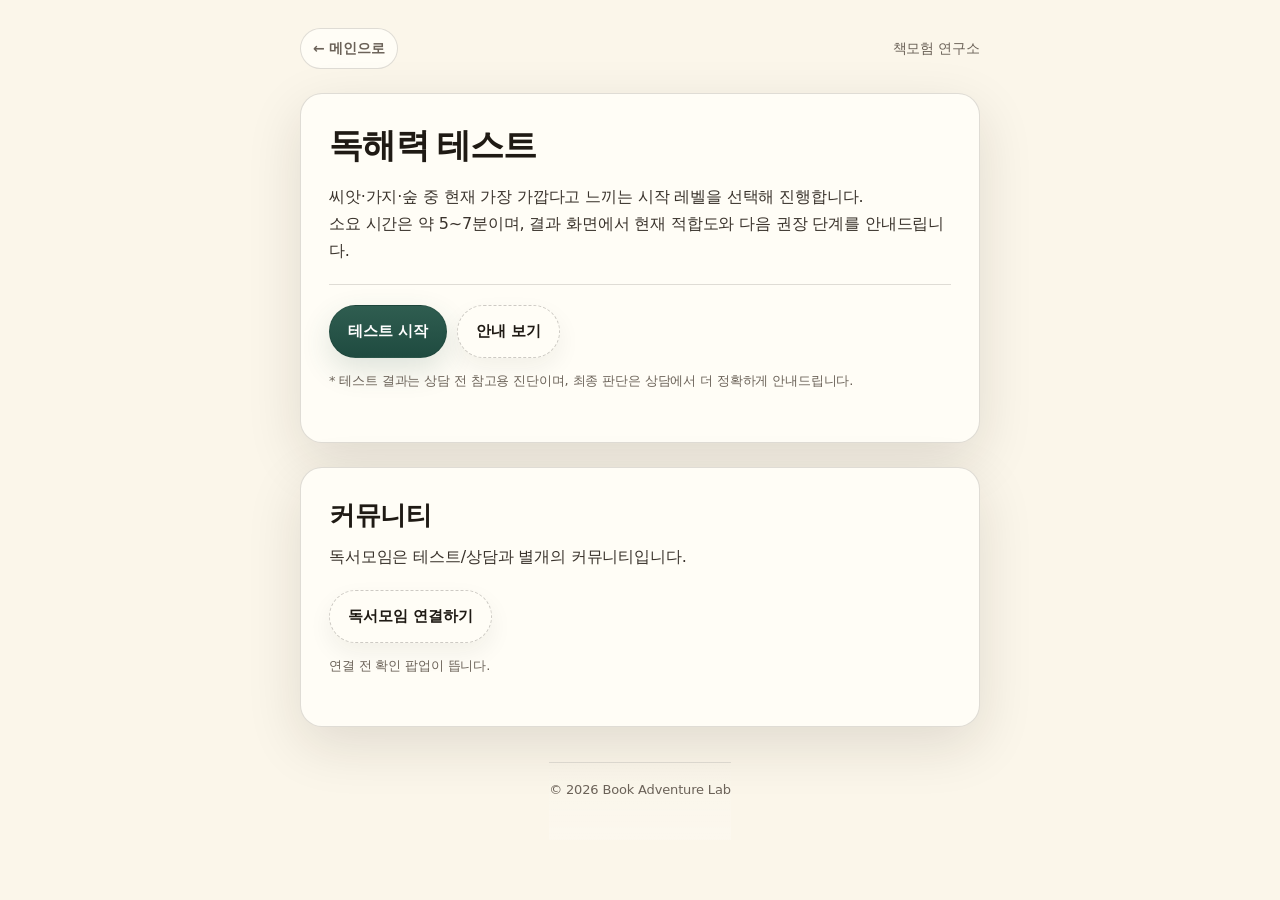
<file: test/index.html>
<!-- /test/index.html -->
<!doctype html>
<html lang="ko">
<head>
  <meta charset="utf-8" />
  <meta name="viewport" content="width=device-width, initial-scale=1" />

  <title>독해력 테스트 | 책모험 연구소</title>
  <meta name="description" content="씨앗·가지·숲 중 시작 레벨을 선택해 현재 읽기·추론·표현 기반을 확인하는 진단형 독해력 테스트입니다. 결과를 바로 문자로 문의할 수 있습니다." />

  <!-- ✅ 전환 추적 -->
  <script>window.dataLayer = window.dataLayer || [];</script>
  <script src="/assets/js/analytics.js"></script>
  <!-- Danggeun Market Code -->
  <script src="https://karrot-pixel.business.daangn.com/karrot-pixel.js"></script>
  <script>
    window.karrotPixel.init('1776331082027886001');
    window.karrotPixel.track('ViewPage');
  </script>
  <!-- End Danggeun Market Code -->
  <!-- GTM_HEAD_SNIPPET_START -->
  <!-- TODO: GTM head snippet을 여기에 붙여넣으세요 -->
  <!-- GTM_HEAD_SNIPPET_END -->

  <!-- ✅ 공용 CSS -->
  <link rel="stylesheet" href="/assets/css/common.css" />
  <!-- ✅ 테스트 전용 CSS (공용 뒤에 로드해야 오버라이드가 안전함) -->
  <link rel="stylesheet" href="/assets/css/pages/test.css" />
</head>

<body>
  <main class="test-wrap">
    <!-- 상단 -->
    <div class="test-top">
      <a class="test-back" href="../index.html" aria-label="메인으로 돌아가기">← 메인으로</a>
      <div class="test-muted">책모험 연구소</div>
    </div>

    <!-- 인트로 -->
    <section class="test-card" id="intro">
      <h1 class="test-h1">독해력 테스트</h1>

      <p class="test-muted test-lead">
        씨앗·가지·숲 중 현재 가장 가깝다고 느끼는 시작 레벨을 선택해 진행합니다.<br />
        소요 시간은 약 5~7분이며, 결과 화면에서 현재 적합도와 다음 권장 단계를 안내드립니다.
      </p>

      <div class="test-divider"></div>

      <div class="test-row">
        <button class="btn" id="btn-start" type="button">테스트 시작</button>
        <button class="btn-outline" id="btn-how" type="button">안내 보기</button>
      </div>

      <p class="test-muted test-note">
        * 테스트 결과는 상담 전 참고용 진단이며, 최종 판단은 상담에서 더 정확하게 안내드립니다.
      </p>
    </section>

    <!-- 진행 영역 -->
    <section class="test-card hide" id="test-area" aria-live="polite">
      <div class="test-row test-between">
        <div class="test-muted" id="progress-text">문항 1 / 12</div>
        <div class="test-muted" id="timer-text" title="타이머(선택)"></div>
      </div>

      <div class="test-bar" aria-hidden="true">
        <i id="progress-bar"></i>
      </div>

      <div id="question-wrap">
        <h2 class="q-title" id="q-title">문항이 로딩 중입니다…</h2>
        <div class="q-passage hide" id="q-passage"></div>
        <div class="q-options" id="q-options"></div>
      </div>

      <div class="test-divider"></div>

      <div class="test-row test-between">
        <button class="btn-outline" id="btn-prev" type="button" disabled>이전</button>
        <div class="test-row">
          <button class="btn-outline" id="btn-next" type="button">다음</button>
          <button class="btn hide" id="btn-submit" type="button">제출하기</button>
        </div>
      </div>
    </section>

    <!-- 커뮤니티 -->
    <section class="test-card">
      <h2 class="test-h2">커뮤니티</h2>
      <p class="test-muted test-lead">
        독서모임은 테스트/상담과 별개의 커뮤니티입니다.
      </p>

      <div class="test-row">
        <button
          class="btn-outline"
          id="btn-reading-club"
          type="button"
          data-link="https://example.com/reading-club"
        >
          독서모임 연결하기
        </button>
      </div>

      <p class="test-muted test-note">
        연결 전 확인 팝업이 뜹니다.
      </p>
    </section>

    <!-- footer -->
    <footer class="test-footer">
      © <span id="y" class="y"></span> Book Adventure Lab
    </footer>
  </main>

  <!-- ✅ 공용 모달 1개 (common.js가 제어) -->
  <div class="modal" id="modal" aria-hidden="true" role="dialog" aria-modal="true">
    <div class="modal__dim" data-close="1"></div>

    <div class="modal__panel" role="document">
      <div class="modal__head">
        <h3 class="modal__title" id="modal-title">알림</h3>
        <button class="modal__close" type="button" data-close="1" aria-label="닫기">닫기</button>
      </div>

      <div class="modal__body" id="modal-body"></div>

      <div class="modal__actions" id="modal-actions">
        <button class="modal__btn" type="button" data-close="1">확인</button>
      </div>
    </div>
  </div>

  <!-- GTM_BODY_NOSCRIPT_START -->
  <!-- TODO: GTM noscript snippet을 여기에 붙여넣으세요 -->
  <!-- GTM_BODY_NOSCRIPT_END -->
  <script src="/assets/js/core/common.js" defer></script>
  <script src="/assets/js/pages/test.js" defer></script>
</body>
</html>
</file>
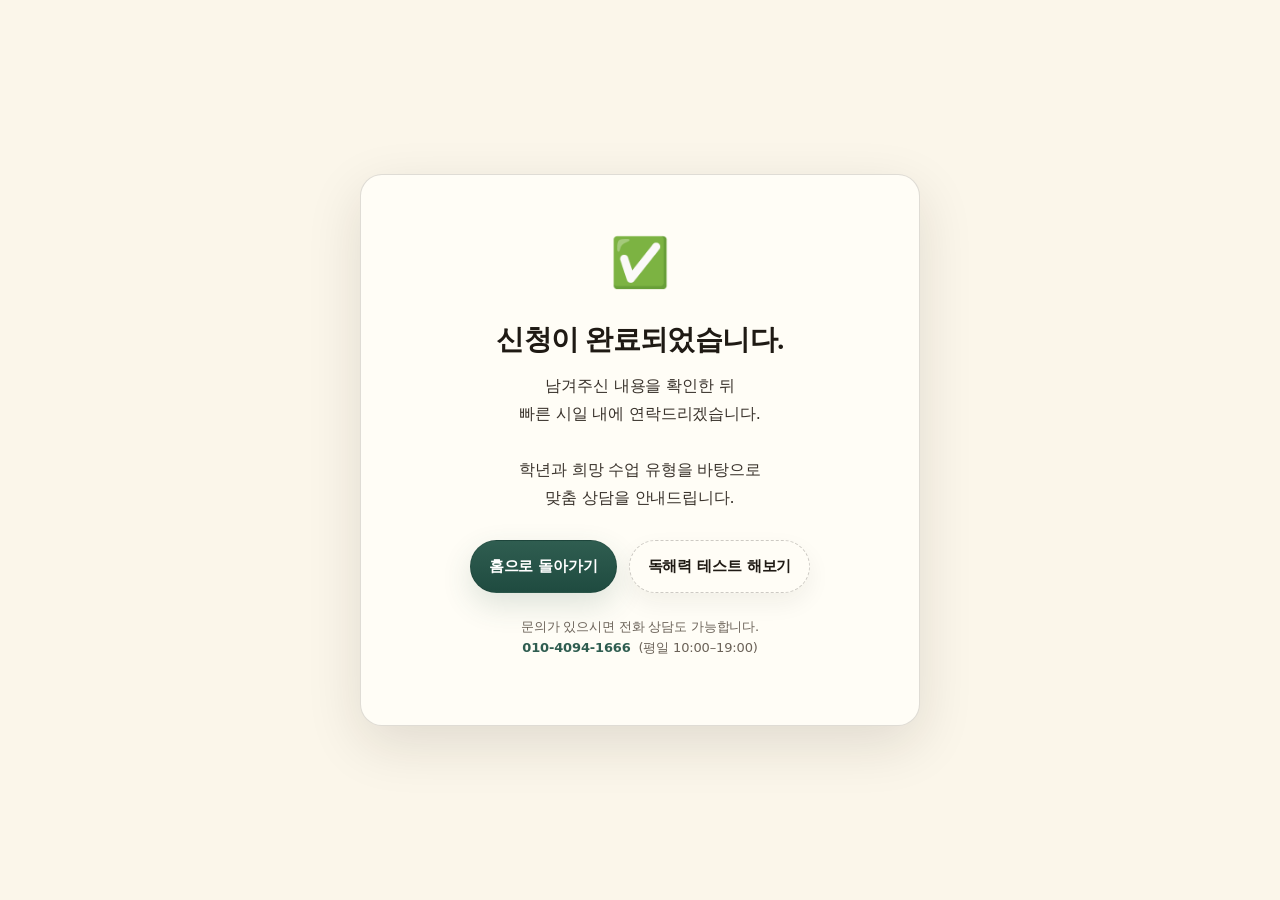
<file: thanks/index.html>
<!doctype html>
<html lang="ko">
<head>
  <meta charset="utf-8" />
  <meta name="viewport" content="width=device-width, initial-scale=1" />
  <title>신청 완료 | 책모험 연구소</title>
  <meta name="robots" content="noindex, nofollow" />

  <!-- ✅ dataLayer 초기화 + 추적 유틸 (lead_complete 발생용) -->
  <script>window.dataLayer = window.dataLayer || [];</script>
  <script src="/assets/js/analytics.js"></script>

  <!-- Danggeun Market Code -->
  <script src="https://karrot-pixel.business.daangn.com/karrot-pixel.js"></script>
  <script>
    window.karrotPixel.init('1776331082027886001');
    window.karrotPixel.track('ViewPage');
  </script>
  <!-- End Danggeun Market Code -->

  <!-- GTM_HEAD_SNIPPET_START -->
  <!-- TODO: GTM head snippet을 여기에 붙여넣으세요 -->
  <!-- GTM_HEAD_SNIPPET_END -->

  <link rel="stylesheet" href="/assets/css/common.css" />

  <style>
    /* 완료 페이지 전용 최소 스타일 */
    .thanks-wrap {
      min-height: 100vh;
      display: flex;
      flex-direction: column;
      align-items: center;
      justify-content: center;
      padding: 40px 20px;
      background: var(--bg);
      text-align: center;
    }

    .thanks-card {
      width: min(100%, 560px);
      background: var(--sheet);
      border: 1px solid rgba(31,26,20,.14);
      border-radius: var(--r-lg);
      padding: 48px 32px;
      box-shadow: var(--shadow-2);
    }

    .thanks-icon {
      font-size: 48px;
      margin-bottom: 20px;
      display: block;
    }

    .thanks-h1 {
      font-family: var(--font-title);
      font-size: clamp(22px, 3vw, 28px);
      font-weight: 900;
      color: var(--ink);
      margin: 0 0 16px;
    }

    .thanks-desc {
      color: var(--ink-2);
      font-size: 16px;
      line-height: 1.75;
      margin: 0 0 28px;
    }

    .thanks-note {
      font-size: 13px;
      color: var(--ink-3);
      margin-top: 24px;
      line-height: 1.6;
    }

    .thanks-btn-row {
      display: flex;
      gap: 12px;
      flex-wrap: wrap;
      justify-content: center;
      margin-top: 28px;
    }

    @media (max-width: 420px) {
      .thanks-card { padding: 36px 20px; }
      .thanks-btn-row .btn,
      .thanks-btn-row .btn-outline { width: 100%; }
    }
  </style>
</head>

<body>
  <!-- GTM_BODY_NOSCRIPT_START -->
  <!-- TODO: GTM noscript snippet을 여기에 붙여넣으세요 -->
  <!-- GTM_BODY_NOSCRIPT_END -->

  <main class="thanks-wrap">
    <div class="thanks-card">
      <span class="thanks-icon" aria-hidden="true">✅</span>
      <h1 class="thanks-h1">신청이 완료되었습니다.</h1>
      <p class="thanks-desc">
        남겨주신 내용을 확인한 뒤<br>
        빠른 시일 내에 연락드리겠습니다.<br><br>
        학년과 희망 수업 유형을 바탕으로<br>
        맞춤 상담을 안내드립니다.
      </p>

      <div class="thanks-btn-row">
        <a class="btn" href="/">홈으로 돌아가기</a>
        <a class="btn-outline" href="/test/index.html">독해력 테스트 해보기</a>
      </div>

      <p class="thanks-note">
        문의가 있으시면 전화 상담도 가능합니다.<br>
        <a href="tel:01040941666" style="font-weight:800;color:var(--brand)">010-4094-1666</a>
        &nbsp;(평일 10:00–19:00)
      </p>
    </div>
  </main>

  <!-- ✅ lead_complete 이벤트 발생 스크립트
       · sessionStorage 'bl_submitted' 가 있을 때만 1회 발생
       · 새로고침 시 중복 발생 방지 (키 삭제)
       · 직접 /thanks/ 접근 시 이벤트 미발생 (의도적) -->
  <script>
  (function () {
    'use strict';
    var track = window.trackBookLabEvent;
    if (typeof track !== 'function') return;

    var submitted = false;
    try { submitted = sessionStorage.getItem('bl_submitted') === '1'; } catch {}

    if (!submitted) return;

    /* 즉시 키 삭제 → 새로고침 중복 방지 */
    try { sessionStorage.removeItem('bl_submitted'); } catch {}

    /* ── 당근 전환 이벤트 (상담/체험수업 신청 완료) ─────────────
       karrotPixel 이 head 에서 이미 init 됨 → 바로 track 호출
       당근 관리자 → 전환 → 이벤트 목록에서 'Purchase' 확인 가능
    ──────────────────────────────────────────────────── */
    if (typeof window.karrotPixel !== 'undefined') {
      window.karrotPixel.track('Purchase');
    }

    /* dataLayer lead_complete (GTM/GA4 모두 수신) */
    track('lead_complete', {
      form_name:     'consult',
      complete_path: '/thanks/'
      /* inquiry_type 은 sessionStorage 에 따로 저장하지 않음
         (개인정보 최소화 원칙 — 학년/유형은 Netlify 대시보드에서 확인) */
    }, { onlyOnce: true });

  })();
  </script>

  <script src="/assets/js/core/common.js" defer></script>
</body>
</html>
</file>
<file: assets/css/common.css>
/* =========================================================
   Book Adventure Lab — shared site styles
   - Shared base/theme/components used across pages
   - Page-specific overrides live in assets/css/pages/
========================================================= */

/* ---------------------------------------------------------
   0) Reset / Base
--------------------------------------------------------- */
*,
*::before,
*::after {
  box-sizing: border-box;
}

html {
  -webkit-text-size-adjust: 100%;
  text-size-adjust: 100%;
  scroll-behavior: smooth;
}

body {
  margin: 0;
}

img,
svg,
video {
  max-width: 100%;
  height: auto;
  display: block;
}

a {
  color: inherit;
  text-decoration: none;
}

button,
input,
textarea {
  font: inherit;
}

:focus-visible {
  outline: 3px solid rgba(195, 90, 42, 0.35);
  outline-offset: 2px;
  border-radius: 10px;
}

/* ---------------------------------------------------------
   1) Theme Tokens (Paper System)
--------------------------------------------------------- */
:root{
  /* Paper surfaces */
  --bg: #fbf6ea;          /* base paper */
  --bg-alt: #fffaf0;      /* lighter sheet */
  --sheet: #fffdf6;       /* card/panel */
  --sheet-2: #fff8e8;     /* warm tint */
  --ink: #1f1a14;         /* warm black */
  --ink-2: #3a332c;       /* paragraph */
  --ink-3: #6b6258;       /* muted */
  --line: rgba(31,26,20,.14);

  /* Brand accents */
  --brand: #2f5d50;       /* moss */
  --brand-2: #1f4b40;     /* deep moss */
  --stamp: #c35a2a;       /* terracotta */
  --stamp-2: #9b3e18;

  /* Status */
  --ok: #2f5d50;
  --bad: #c35a2a;

  /* Radius & shadows */
  --r-sm: 12px;
  --r: 18px;
  --r-lg: 22px;

  /* ✅ 알파값 소수 정상 */
  --shadow-1: 0 10px 28px rgba(31,26,20,.10);
  --shadow-2: 0 18px 55px rgba(31,26,20,.12);
  --shadow-3: 0 30px 110px rgba(31,26,20,.22);

  /* Layout widths */
  --w: 1080px;
  --w-narrow: 860px;

  /* Spacing */
  --s-1: 6px;
  --s-2: 10px;
  --s-3: 14px;
  --s-4: 18px;
  --s-5: 24px;
  --s-6: 32px;
  --s-7: 48px;
  --s-8: 64px;
  --s-9: 96px;

  /* Typography */
  --font: ui-sans-serif, system-ui, -apple-system, "Segoe UI",
          "Apple SD Gothic Neo", "Noto Sans KR", "Malgun Gothic",
          Arial, "Apple Color Emoji", "Segoe UI Emoji";

  /* ✅ 타이틀 폰트 변수 통합 */
  --font-title: "Noto Serif KR", serif;
}

/* ---------------------------------------------------------
   2) Body Paper Grain + Vignette
--------------------------------------------------------- */
body{
  font-family: var(--font);
  background: var(--bg);
  color: var(--ink);
  line-height: 1.65;
  letter-spacing: -0.01em;
  overflow-x: hidden;
}

/* grain */
body::before{
  content:"";
  position: fixed;
  inset: 0;
  pointer-events: none;
  z-index: 0;
  opacity: .08;
  background-image: radial-gradient(rgba(0,0,0,.18) 1px, transparent 1px);
  background-size: 22px 22px;
  mix-blend-mode: multiply;
}

/* vignette */
body::after{
  content:"";
  position: fixed;
  inset: -20%;
  pointer-events: none;
  z-index: 0;
  opacity: .35;
  background: radial-gradient(60% 40% at 50% 8%, rgba(0,0,0,.06), transparent 60%);
}

/* ensure content over texture */
body > *{
  position: relative;
  z-index: 1;
}

/* ---------------------------------------------------------
   3) Layout Utilities
--------------------------------------------------------- */
.container{
  width: min(var(--w), calc(100% - 40px));
  margin: 0 auto;
}

.section{
  padding: var(--s-9) 0;
}

@media (max-width: 900px){
  .section{ padding: 76px 0; }
}

@media (max-width: 560px){
  .container{ width: min(var(--w), calc(100% - 28px)); }
  .section{ padding: 64px 0; }
}

/* Centering in your page */
.content{
  text-align: center;
}

.content h1,
.content h2,
.content h3,
.content p,
.content blockquote,
.content .tip,
.content .pull.card{
  margin-left: auto;
  margin-right: auto;
}

/* readability exceptions */
.content .timeline,
.content .timeline .item,
.content ol,
.content ul,
.content details,
.content details p,
.content details summary,
.content .note{
  text-align: left;
}

#contact .content ul{
  text-align: left;
}

/* ---------------------------------------------------------
   4) Typography
--------------------------------------------------------- */
h1, h2, h3{
  line-height: 1.2;
  margin: 0 0 10px;
  color: var(--ink);
  font-family: var(--font-title);
}

h1{
  font-size: clamp(32px, 4vw, 48px);
  font-weight: 900;
  letter-spacing: -0.02em;
}

h2{
  font-size: clamp(24px, 3vw, 36px);
  font-weight: 900;
  letter-spacing: -0.01em;
  margin-top: 2px;
}

h3{
  font-size: clamp(18px, 2vw, 22px);
  font-weight: 800;
  margin-top: 26px;
}

p{
  margin: 10px 0 18px;
  color: var(--ink-2);
}

.content > p + p{
  margin-top: 16px;
}

.lead{
  font-size: clamp(18px, 2.2vw, 21px);
  color: var(--ink);
  margin-top: 12px;
}

.tight{
  margin-top: 8px;
  margin-bottom: 8px;
}

.muted{
  color: var(--ink-3);
}

.badge{
  letter-spacing: 0.18em;
  text-transform: uppercase;
  font-size: 12px;
  color: var(--ink-3);
}

.mt{
  margin-top: 40px;
}

/* highlights */
.highlight{
  background: linear-gradient(transparent 70%, rgba(195,90,42,.18) 0);
  display: inline;
}

.h-underline{
  background: linear-gradient(transparent 72%, rgba(47,93,80,.14) 0);
  display: inline;
}

/* ---------------------------------------------------------
   5) Nav & Progress
--------------------------------------------------------- */
.nav{
  position: sticky;
  top: 0;
  z-index: 60;
  background: rgba(251, 246, 234, 0.78);
  backdrop-filter: saturate(130%) blur(10px);
  border-bottom: 1px solid var(--line);
}

.nav-inner{
  display: flex;
  align-items: center;
  justify-content: space-between;
  padding: 14px 0;
}

.nav a:hover{
  opacity: 0.92;
}

.nav-menu{
  display: none;
  gap: 18px;
  color: var(--ink-2);
  font-size: 14px;
}

.nav-cta-sm{
  display: inline-flex;
  align-items: center;
  gap: 8px;
}

@media (min-width: 900px){
  .nav-menu{ display: flex; }
  .nav-cta-sm{ display: none; }
}

.progress{
  position: fixed;
  top: 0;
  left: 0;
  height: 3px;
  width: 0;
  z-index: 80;
  background: linear-gradient(90deg, var(--brand), var(--stamp));
}

/* ---------------------------------------------------------
   6) Hero / Prologue
--------------------------------------------------------- */
.hero{
  background: linear-gradient(180deg, var(--bg-alt), var(--bg));
}

.hero .container{
  padding-top: 46px;
  padding-bottom: 18px;
}

.kv{
  border: 1px solid rgba(31,26,20,.16);
  border-radius: var(--r-lg);
  padding: 26px;
  background: linear-gradient(180deg, #fffdf6, #f6eedc);
  box-shadow: var(--shadow-2);
  position: relative;
  overflow: hidden;
}

/* notebook lines on kv */
.kv::before{
  content:"";
  position:absolute;
  inset: 0;
  background:
    repeating-linear-gradient(
      to bottom,
      rgba(31,26,20,.06),
      rgba(31,26,20,.06) 1px,
      transparent 1px,
      transparent 30px
    );
  opacity: .30;
  pointer-events:none;
}

/* left margin binding */
.kv::after{
  content:"";
  position:absolute;
  left: 22px;
  top: 0;
  bottom: 0;
  width: 2px;
  background: rgba(195,90,42,.28);
  box-shadow: 12px 0 0 rgba(195,90,42,.10);
  opacity: .7;
  pointer-events:none;
}

@media (max-width: 560px){
  .kv{ padding: 20px; }
  .kv::after{ left: 18px; }
}

/* ---------------------------------------------------------
   7) Dividers & Pullquotes
--------------------------------------------------------- */
.divider{
  height: 1px;
  background: var(--line);
  margin: 56px auto;
  width: min(100%, var(--w-narrow));
}

.divider-decor{
  height: 1px;
  margin: 46px auto;
  width: min(100%, var(--w-narrow));
  background: linear-gradient(
    90deg,
    rgba(31,26,20,.10),
    transparent 40%,
    transparent 60%,
    rgba(31,26,20,.10)
  );
  opacity: .95;
}

.pull{
  font-size: clamp(19px, 2.2vw, 24px);
  line-height: 1.55;
  color: var(--ink);
}

.pull.card{
  background: var(--sheet);
  border: 1px solid rgba(31,26,20,.14);
  border-left: 8px solid rgba(195,90,42,.55);
  border-radius: var(--r);
  padding: 18px 20px;
  margin: 24px 0;
  box-shadow: var(--shadow-1);
}

/* ---------------------------------------------------------
   8) Cards / Tip / Notes
--------------------------------------------------------- */
.tip{
  background: var(--sheet);
  border: 1px solid rgba(31,26,20,.14);
  border-radius: var(--r);
  padding: 14px 16px;
  margin-top: 18px;
  font-size: 15px;
  box-shadow: var(--shadow-1);
}

.note{
  background: rgba(255,255,255,.35);
  border: 1px dashed rgba(31,26,20,.20);
  border-radius: var(--r);
  padding: 14px 16px;
  margin-top: 18px;
}

/* ---------------------------------------------------------
   9) Chips / Labels
--------------------------------------------------------- */
.chips{
  display: flex;
  flex-wrap: wrap;
  gap: 8px;
  justify-content: center;
  margin-top: 14px;
}

.chip{
  display: inline-flex;
  align-items: center;
  gap: 6px;
  padding: 8px 12px;
  border-radius: 999px;
  background: rgba(195,90,42,.12);
  color: var(--stamp-2);
  border: 1px dashed rgba(195,90,42,.40);
  font-size: 13px;
  font-weight: 700;
}

/* ---------------------------------------------------------
   10) Buttons
--------------------------------------------------------- */
.btn-row{
  display: flex;
  gap: 12px;
  flex-wrap: wrap;
  justify-content: center;
  margin-top: 18px;
}

.btn{
  display: inline-flex;
  align-items: center;
  justify-content: center;
  gap: 10px;
  padding: 13px 18px;
  border-radius: 999px;
  background: linear-gradient(180deg, var(--brand), var(--brand-2));
  color: #fff;
  border: 1px solid rgba(0,0,0,.08);
  box-shadow: 0 12px 30px rgba(47,93,80,.16);
  font-weight: 800;
  font-size: 15px;
  transition: transform .18s ease, opacity .18s ease, box-shadow .18s ease;
  cursor: pointer;
}

.btn:hover{
  opacity: .95;
  transform: translateY(-1px);
}

.btn:active{
  transform: translateY(0);
  box-shadow: 0 10px 24px rgba(47,93,80,.14);
}

.btn-outline{
  display: inline-flex;
  align-items: center;
  justify-content: center;
  gap: 10px;
  padding: 13px 18px;
  border-radius: 999px;
  background: var(--sheet);
  color: var(--ink);
  border: 1px dashed rgba(31,26,20,.22);
  box-shadow: 0 10px 24px rgba(31,26,20,.06);
  font-weight: 800;
  font-size: 15px;
  transition: transform .18s ease, background .18s ease, opacity .18s ease;
  cursor: pointer;
}

.btn-outline:hover{
  background: #fff7e6;
  transform: translateY(-1px);
  opacity: .98;
}

.btn-sm{
  padding: 10px 14px;
  font-size: 14px;
  font-weight: 800;
}

/* ---------------------------------------------------------
   11) Hero Visual (if exists)
--------------------------------------------------------- */
.hero-visual{
  margin-top: 18px;
  border-radius: var(--r-lg);
  border: 1px solid rgba(31,26,20,.14);
  background: linear-gradient(135deg, #fffdf6, #f3e8d0);
  box-shadow: var(--shadow-2);
  overflow: hidden;
  position: relative;
}

.hero-visual::after{
  content:"";
  position:absolute;
  inset: 0;
  pointer-events:none;
  background:
    radial-gradient(50% 40% at 30% 20%, rgba(47,93,80,.12), transparent 60%),
    radial-gradient(60% 40% at 80% 80%, rgba(195,90,42,.10), transparent 60%);
  opacity: .9;
}

/* ---------------------------------------------------------
   12) Sections with gentle paper glow (optional helper)
--------------------------------------------------------- */
.bg-fade{
  position: relative;
}

.bg-fade::before{
  content:"";
  position: absolute;
  inset: -40px;
  z-index: -1;
  pointer-events: none;
  background:
    radial-gradient(60% 40% at 20% 10%, rgba(47,93,80,.10) 0, transparent 60%),
    radial-gradient(60% 40% at 80% 90%, rgba(195,90,42,.10) 0, transparent 60%);
  opacity: .85;
}

/* ---------------------------------------------------------
   13) Timeline (Vertical)
--------------------------------------------------------- */
.timeline{
  counter-reset: step;
  position: relative;
  margin: 22px auto;
  max-width: 560px;
  padding-left: 6px;
}

.timeline::before{
  content:"";
  position:absolute;
  left: 22px;
  top: 6px;
  bottom: 6px;
  width: 2px;
  background: rgba(31,26,20,.14);
}

.timeline .item{
  counter-increment: step;
  position: relative;
  margin: 14px 0;
  padding: 16px 16px 16px 72px;
  background: #fffdf6;
  border: 1px solid rgba(31,26,20,.12);
  border-radius: 16px;
  box-shadow: 0 14px 38px rgba(31,26,20,.07);
  transition: transform .18s ease, box-shadow .18s ease;
}

.timeline .item h3{
  margin: 0 0 6px;
  font-size: 18px;
  line-height: 1.25;
  color: var(--ink);
  letter-spacing: -0.02em;
}

.timeline .item p{
  margin: 0;
  color: var(--ink-2);
  line-height: 1.6;
}

.timeline .dot{
  position:absolute;
  left: 10px;
  top: 16px;
  width: 28px;
  height: 28px;
  border-radius: 999px;
  background: #fffaf0;
  border: 1px solid rgba(31,26,20,.18);
  box-shadow: 0 8px 22px rgba(31,26,20,.08);
  display: grid;
  place-items: center;
}

.timeline .dot::before{
  content: counter(step);
  font-weight: 800;
  font-size: 13px;
  color: var(--stamp-2);
}

.timeline .icon{
  display:none;
}

@media (hover:hover){
  .timeline .item:hover{
    transform: translateY(-1px);
    box-shadow: 0 18px 48px rgba(31,26,20,.10);
  }
}

/* ---------------------------------------------------------
   14) Details / Accordion
--------------------------------------------------------- */
details{
  width: min(100%, var(--w-narrow));
  margin: 14px auto;
  background: var(--sheet);
  border: 1px solid rgba(31,26,20,.14);
  border-radius: var(--r);
  box-shadow: var(--shadow-1);
  overflow: hidden;
}

details summary{
  list-style: none;
  cursor: pointer;
  padding: 16px 16px;
  font-weight: 900;
  color: var(--ink);
  display: flex;
  align-items: center;
  justify-content: space-between;
  gap: 14px;
}

details summary::-webkit-details-marker{ display:none; }
details summary::marker{ content:""; }

.tip-summary, .research-summary{
  display:flex;
  justify-content:space-between;
  align-items:center;
  cursor:pointer;
  gap:10px;
}

.caret{
  transition: transform .2s ease;
}

details[open] > summary .caret{
  transform: rotate(180deg);
}



details summary::after{
  content: none !important;
}




details .details-body{
  padding: 0 16px 16px;
}

details p{
  margin: 10px 0 12px;
}

/* ---------------------------------------------------------
   15) Fit Section
--------------------------------------------------------- */
.fit-section{
  padding: 64px 0;
  background: linear-gradient(180deg, #fff9ec, #f6eedc);
  border-top: 1px solid rgba(31,26,20,.10);
  border-bottom: 1px solid rgba(31,26,20,.10);
}

.fit-section h2{
  margin-bottom: 18px;
}

.fit-section ul{
  list-style: none;
  padding: 0;
  margin: 20px auto;
  width: min(100%, var(--w-narrow));
}

.fit-section li{
  padding: 14px 18px;
  margin: 10px 0;
  background: var(--sheet);
  border: 1px solid rgba(31,26,20,.12);
  border-radius: var(--r-sm);
  box-shadow: 0 10px 24px rgba(31,26,20,.05);
  position: relative;
  padding-left: 40px;
}

.fit-section li::before{
  content: "✓";
  position: absolute;
  left: 14px;
  top: 14px;
  color: var(--ok);
  font-weight: 900;
  font-size: 18px;
}

.fit-section li.mt::before{
  content: "✗";
  color: var(--stamp);
}

/* ---------------------------------------------------------
   16) Soft CTA Section
--------------------------------------------------------- */
.soft-cta{
  padding: 52px 0;
  text-align: center;
  background:
    radial-gradient(60% 50% at 20% 10%, rgba(47,93,80,.10), transparent 55%),
    radial-gradient(60% 50% at 80% 90%, rgba(195,90,42,.10), transparent 55%),
    linear-gradient(180deg, #fff9ec, var(--bg));
  border-top: 1px solid rgba(31,26,20,.08);
}

.soft-cta p{
  font-size: clamp(18px, 2vw, 22px);
  line-height: 1.65;
  margin-bottom: 20px;
  color: var(--ink);
}

.cta-link{
  display: inline-block;
  font-size: 17px;
  font-weight: 900;
  color: var(--brand);
  border-bottom: 2px solid rgba(47,93,80,.55);
  padding-bottom: 2px;
  transition: all 0.25s;
}

.cta-link:hover{
  color: var(--brand-2);
  border-bottom-color: rgba(31,75,64,.75);
}

/* ---------------------------------------------------------
   17) Contact Form
--------------------------------------------------------- */
.contact-form{
  margin-top: 32px;
  width: min(100%, 680px);
}

.contact-form label{
  display: block;
  margin-bottom: 20px;
  font-weight: 800;
  color: var(--ink-2);
}

.contact-form input,
.contact-form textarea{
  width: 100%;
  padding: 12px 14px;
  margin-top: 6px;
  border: 1px solid rgba(31,26,20,.16);
  border-radius: 12px;
  font-size: 15px;
  font-family: inherit;
  background: var(--sheet);
  box-shadow: inset 0 1px 0 rgba(255,255,255,.9);
}

.contact-form textarea{
  min-height: 120px;
  resize: vertical;
}

.contact-form button{
  background: linear-gradient(180deg, var(--brand), var(--brand-2));
  color: #fff;
  border: none;
  padding: 14px 28px;
  border-radius: 999px;
  font-size: 16px;
  font-weight: 900;
  cursor: pointer;
  margin-top: 10px;
  box-shadow: 0 12px 30px rgba(47,93,80,.16);
  transition: transform .18s ease, opacity .18s ease;
}

.contact-form button:hover{
  opacity: 0.95;
  transform: translateY(-1px);
}

/* ---------------------------------------------------------
   18) Contact Call CTA (TEL button)
--------------------------------------------------------- */
.contact-call{
  margin-top: 24px;
  text-align: center;
}

.call-btn{
  display: inline-flex;
  align-items: center;
  gap: 8px;
  padding: 14px 22px;
  border-radius: 999px;
  background: linear-gradient(180deg, var(--brand), var(--brand-2));
  color: #ffffff;
  font-size: 16px;
  font-weight: 900;
  text-decoration: none;
  box-shadow: 0 12px 30px rgba(47,93,80,.16);
  transition: transform 0.2s ease, opacity 0.2s ease;
}

.call-btn:hover{
  opacity: 0.95;
  transform: translateY(-1px);
}

/* ---------------------------------------------------------
   19) Contact Actions (SMS/Copy etc.)
--------------------------------------------------------- */
.contact-actions{
  margin-top: 14px;
  display: grid;
  gap: 10px;
  justify-items: start;
}

.contact-btn{
  display: inline-flex;
  align-items: center;
  justify-content: center;
  border-radius: 999px;
  padding: 12px 16px;
  font-weight: 900;
  font-size: 15px;
  background: var(--sheet);
  border: 1px dashed rgba(31,26,20,.22);
  box-shadow: 0 10px 24px rgba(31,26,20,.06);
  transition: transform .18s ease, background .18s ease;
}

.contact-btn:hover{
  background: #fff7e6;
  transform: translateY(-1px);
}

.contact-hint{
  font-size: 14px;
  color: var(--ink-3);
}

/* ---------------------------------------------------------
   20) Floating CTA (Mobile)
--------------------------------------------------------- */
.floating-cta{
  position: fixed;
  right: 16px;
  bottom: 16px;
  z-index: 70;
  display: inline-flex;
  align-items: center;
  gap: 10px;
  background: var(--sheet);
  color: var(--ink);
  border-radius: 999px;
  padding: 12px 16px;
  border: 1px solid rgba(31,26,20,.14);
  box-shadow: 0 16px 50px rgba(31,26,20,.16);
}

.floating-cta::before{
  content:"";
  width: 10px;
  height: 10px;
  border-radius: 999px;
  background: var(--stamp);
  box-shadow: 0 0 0 4px rgba(195,90,42,.18);
}

@media (min-width: 920px){
  .floating-cta{ display: none; }
}

/* show/hide */
.floating-cta{
  opacity: 0;
  transform: translateY(12px);
  pointer-events: none;
  transition: opacity .25s ease, transform .25s ease;
}

.floating-cta.show{
  opacity: 1;
  transform: translateY(0);
  pointer-events: auto;
}

/* ---------------------------------------------------------
   21) SMS Modal (PC 안내)
--------------------------------------------------------- */
.sms-modal{
  position: fixed;
  inset: 0;
  z-index: 120;
  display: none;
}

.sms-modal.is-open{
  display: block;
}

.sms-modal__backdrop{
  position: absolute;
  inset: 0;
  background: rgba(31,26,20,.48);
  backdrop-filter: blur(3px);
}

.sms-modal__panel{
  position: relative;
  width: min(520px, calc(100% - 32px));
  margin: 10vh auto 0;
  background: var(--sheet);
  border: 1px solid rgba(31,26,20,.14);
  border-radius: var(--r-lg);
  padding: 18px 16px;
  box-shadow: var(--shadow-3);
  overflow: hidden;
}

.sms-modal__panel::before{
  content:"";
  position:absolute;
  inset: 0;
  background:
    repeating-linear-gradient(
      to bottom,
      rgba(31,26,20,.06),
      rgba(31,26,20,.06) 1px,
      transparent 1px,
      transparent 26px
    );
  opacity: .22;
  pointer-events:none;
}

.sms-modal__header{
  display: flex;
  align-items: center;
  justify-content: space-between;
  gap: 10px;
  position: relative;
  z-index: 1;
}

.sms-modal__title{
  font-weight: 900;
  color: var(--ink);
}

.sms-modal__close{
  border: 1px solid rgba(31,26,20,.16);
  background: rgba(255,255,255,.55);
  border-radius: 999px;
  padding: 8px 12px;
  cursor: pointer;
  font-weight: 900;
}

.sms-modal__textarea{
  position: relative;
  z-index: 1;
  width: 100%;
  height: 180px;
  margin-top: 12px;
  border: 1px solid rgba(31,26,20,.14);
  border-radius: 14px;
  padding: 12px;
  font-family: inherit;
  font-size: 14px;
  line-height: 1.55;
  resize: none;
  background: #fffaf0;
  box-shadow: inset 0 1px 0 rgba(255,255,255,.85);
}

.sms-modal__actions{
  position: relative;
  z-index: 1;
  display: flex;
  gap: 10px;
  margin-top: 12px;
  flex-wrap: wrap;
}

.sms-modal__btn{
  border-radius: 999px;
  padding: 10px 14px;
  font-weight: 900;
  cursor: pointer;
  border: 1px solid rgba(31,26,20,.16);
  background: rgba(255,255,255,.55);
  transition: transform .18s ease, opacity .18s ease, background .18s ease;
}

.sms-modal__btn:hover{
  transform: translateY(-1px);
  opacity: .98;
  background: #fff7e6;
}

.sms-modal__btn.primary{
  border: none;
  background: linear-gradient(180deg, var(--brand), var(--brand-2));
  color: #fff;
  box-shadow: 0 12px 30px rgba(47,93,80,.16);
}

.sms-modal__toast{
  position: fixed;
  left: 50%;
  bottom: 28px;
  transform: translateX(-50%);
  background: rgba(31,26,20,.90);
  color: #fff;
  padding: 10px 14px;
  border-radius: 999px;
  font-weight: 900;
  font-size: 14px;
  display: none;
  z-index: 140;
}

/* ---------------------------------------------------------
   22) Shared Modal
--------------------------------------------------------- */
.modal{
  position: fixed;
  inset: 0;
  display: none;
  place-items: center;
  z-index: 1000;
}

.modal.is-open{
  display: grid;
}

.modal__dim{
  position: absolute;
  inset: 0;
  background: rgba(0,0,0,.48);
}

.modal__panel{
  position: relative;
  width: min(680px, calc(100% - 28px));
  border-radius: 16px;
  background: #fff;
  border: 1px solid rgba(0,0,0,.08);
  box-shadow: 0 18px 60px rgba(0,0,0,.18);
  overflow: hidden;
}

.modal__head{
  display: flex;
  align-items: center;
  justify-content: space-between;
  gap: 10px;
  padding: 16px 16px 12px;
}

.modal__title{
  margin: 0;
  font-size: 16px;
}

.modal__close{
  border: 1px solid rgba(0,0,0,.1);
  background: #fff;
  border-radius: 10px;
  padding: 8px 10px;
  cursor: pointer;
}

.modal__body{
  padding: 0 16px 14px;
  white-space: pre-wrap;
  line-height: 1.7;
}

.modal__actions{
  display: flex;
  gap: 10px;
  padding: 12px 16px 16px;
  border-top: 1px solid rgba(0,0,0,.08);
  justify-content: flex-end;
  flex-wrap: wrap;
}

.modal__btn{
  padding: 11px 14px;
  border-radius: 12px;
  border: 1px solid rgba(0,0,0,.12);
  background: #fff;
  cursor: pointer;
}

.modal__btn.primary{
  border-color: rgba(0,0,0,.22);
  font-weight: 700;
}

/* ---------------------------------------------------------
   23) Animations
--------------------------------------------------------- */
@media (prefers-reduced-motion: no-preference){
  .reveal{
    opacity: 0;
    transform: translateY(10px);
    animation: reveal .6s ease forwards;
  }
  .reveal-2{ animation-delay: .08s; }
  .reveal-3{ animation-delay: .16s; }
}

@keyframes reveal{
  to{
    opacity: 1;
    transform: none;
  }
}

/* ---------------------------------------------------------
   23) Small helpers (if your HTML uses them)
--------------------------------------------------------- */
.list{
  width: min(100%, var(--w-narrow));
  margin: 0 auto;
  padding-left: 18px;
}

hr{
  border: none;
  height: 1px;
  background: var(--line);
  margin: 28px 0;
}

.small{
  font-size: 13px;
  color: var(--ink-3);
}

.center{
  text-align: center;
}

.left{
  text-align: left;
}

/* ---------------------------------------------------------
   24) Footer
--------------------------------------------------------- */
footer{
  padding: 40px 0;
  border-top: 1px solid rgba(31,26,20,.12);
  background: linear-gradient(180deg, transparent, rgba(255,255,255,.20));
}

footer .muted{
  color: var(--ink-3);
}

/* ---------------------------------------------------------
   25) Responsive polish
--------------------------------------------------------- */
@media (max-width: 700px){
  .btn-row{ justify-content: flex-start; }
  .chips{ justify-content: flex-start; }
  .pull.card{ padding: 16px 16px; }
}

@media (max-width: 420px){
  .btn, .btn-outline{ width: 100%; }
  .contact-actions{
  justify-items: stretch;
}

.contact-actions a{
  text-align: center;
}

  .contact-btn{ width: 100%; }
}

/* ---------------------------------------------------------
   26) Print (optional)
--------------------------------------------------------- */
@media print{
  .nav, .progress, .floating-cta, .sms-modal{ display: none !important; }
  body::before, body::after{ display: none !important; }
  body{ background: #fff; color: #000; }
  .kv, .tip, details, .pull.card{ box-shadow: none !important; }
}

/* ---------------------------------------------------------
   END
--------------------------------------------------------- */

/* =========================================================
   Process List — Footnote Style Patch
========================================================= */

/* 1) 프로세스 리스트 기본 설정 */
.process{
  counter-reset: step; /* ✅ 이거 없으면 숫자 카운터가 안 도는 경우 생김 */
  max-width: var(--w-narrow);
  margin: 0 auto;
}

/* 2) 리스트 아이템 구조 정리 */
.process li{
  position: relative;
  padding-left: 0;
  margin-bottom: 22px;
}

/* 3) 기존 체크/아이콘 완전 제거 */
.process li svg,
.process li i,
.process li .icon,
.process li .check{
  display: none !important;
}

/* 4) 제목(굵은 텍스트)에 주석 번호 붙이기 */
.process li strong{
  position: relative;
  font-weight: 900;
  color: var(--ink);
  padding-left: 18px;
  display: inline-block;
}

/* 주석 번호 */
.process li strong::before{
  content: counter(step);
  counter-increment: step;
  position: absolute;
  left: 0;
  top: 0.1em;
  font-size: 11px;
  font-weight: 700;
  color: var(--ink-3);
  vertical-align: super;
}

/* 5) 설명 문단 톤 다운 (교재 느낌) */
.process li p{
  margin: 6px 0 0 18px;
  color: var(--ink-2);
  line-height: 1.6;
  font-size: 15px;
}

/* ===== Chapter 4 3-step stamps ===== */
.three-steps{
  display: grid;
  grid-template-columns: repeat(3, minmax(0, 1fr));
  gap: 14px;
  max-width: 560px;
  margin: 18px auto 8px;
}

.step-card{
  background: #fffdf6;
  border: 1px solid rgba(31,26,20,.14);
  border-radius: 16px;
  box-shadow: var(--shadow-1);
  padding: 14px 12px;
  text-align: center;
}

.step-stamp{
  display: inline-flex;
  align-items: center;
  gap: 8px;
  padding: 7px 12px;
  border-radius: 999px;
  background: rgba(195,90,42,.10);
  border: 1px dashed rgba(195,90,42,.45);
  color: #9b3e18;
  font-weight: 900;
  font-size: 12px;
  letter-spacing: .16em;
  text-transform: uppercase;
}

.step-title{
  margin-top: 10px;
  font-weight: 900;
  color: var(--ink);
}

.step-desc{
  margin-top: 6px;
  font-size: 13px;
  line-height: 1.55;
  color: var(--ink-3);
}

.three-caption{
  text-align: center;
  font-size: 12px;
  margin: 6px auto 18px;
}

@media (max-width: 560px){
  .three-steps{
    grid-template-columns: 1fr;
    max-width: 420px;
  }
  .step-card{
    text-align: left;
  }
  .step-desc{
    margin-left: 2px;
  }
}
/* Chapter 4 SVG 다이어그램 숨김(카드만 사용) */
#parent .diagram{ display:none; }

/* 스탬프 카드가 SVG 아래에서 자연스럽게 보이도록 */
.three-steps{ margin: 12px auto 6px; }
.step-card{ text-align: left; }       /* ✅ 항상 왼쪽 정렬(가독성↑) */
.step-desc{ margin-left: 0; }         /* ✅ 모바일용 보정 필요 없어짐 */

/* ✅ 상담 버튼 영역: 기본부터 가운데 정렬 */
.contact-actions{
  display: grid;
  gap: 10px;
  justify-items: center;   /* 핵심 */
}

/* ✅ 버튼 폭/정렬 안정화 */
.contact-actions .contact-btn{
  width: min(520px, 100%);
  text-align: center;
}

/* ✅ 전화 버튼(초록) - contact-btn가 흰색으로 덮는 문제 해결 */
.contact-btn.btn{
  background: linear-gradient(180deg, var(--brand), var(--brand-2));
  color: #fff;
  border: none;
}

/* ✅ details 기본 화살표(마커) 제거 */
.research-toggle summary::-webkit-details-marker{ display:none; }
.research-toggle summary::marker{ content:""; }

/* ✅ [관련 연구 자료] 옆 📎 */
.research-label::before{
  content: "📎 ";
}

/* ✅ 더보기/닫기 토글 로직 (중복 방지 핵심) */
.when-open{ display:none; }
details[open] .when-open{ display:inline; }
details[open] .when-closed{ display:none; }

/* ✅ 토글 박스 기본 */
.research-toggle{
  margin-top: 10px;
  border-radius: 14px;
  background: var(--sheet);
  padding: 10px 12px;
  border: 1px solid rgba(31,26,20,.10);
}

.research-toggle summary{
  display:flex;
  justify-content:space-between;
  align-items:center;
  cursor:pointer;
  gap: 10px;
}

/* ✅ 펼친 내용 */
.research-list{
  margin-top: 12px;
  display:grid;
  gap: 14px;
}

.research-item{
  border: 1px solid rgba(31,26,20,.10);
  border-radius: 14px;
  padding: 12px 12px;
  background: rgba(255,255,255,.55);
}

.research-item h4{
  font-size: 14px;
  margin: 0 0 6px;
}

.research-item p{
  font-size: 13px;
  line-height: 1.65;
  color: var(--ink-3);
  margin: 0 0 8px;
}

.paper-link{
  display:inline-flex;
  align-items:center;
  gap: 6px;
  font-size: 13px;
  font-weight: 800;
  color: var(--brand);
  text-decoration: none;
}

.paper-link:hover{ text-decoration: underline; }

.source{
  margin-top: 6px;
  font-size: 12px;
  color: var(--ink-4);
}

/* ✅ 모바일에서 "논문 카드 느낌" 강화 */
@media (max-width: 560px){
  details[open] .research-list{
    gap: 12px;
  }
  details[open] .research-item{
    background: #fffdf6;
    box-shadow: var(--shadow-1);
    padding: 14px 14px;
    border-radius: 16px;
  }
  details[open] .paper-link{
    width: 100%;
    justify-content: center;
    padding: 10px 12px;
    border-radius: 999px;
    border: 1px solid rgba(31,26,20,.12);
    background: rgba(255,255,255,.75);
  }
}

/* 문단 앞 인라인 숫자 스탬프 */
.inline-stamp{
  display: inline-grid;
  place-items: center;
  width: 26px;
  height: 26px;
  margin-right: 8px;

  border-radius: 999px;
  background: rgba(195,90,42,.10);
  border: 1px dashed rgba(195,90,42,.45);
  color: #9b3e18;

  font-weight: 900;
  font-size: 12px;
  line-height: 1;
}

/* 문단 정렬 안정화 */
.literacy-point{
  display: flex;
  align-items: flex-start;
  gap: 6px;
}

.literacy-point .inline-stamp{
  flex-shrink: 0;
  margin-top: 2px;
  margin-left: 12px;   /* ← 이 줄 추가 */
}


.literacy-point{
  display: flex;
  align-items: flex-start;
  gap: 10px;            /* ← 스탬프와 문장 사이 */
  margin: 10px 0;      /* ← 위아래 숨 고르기 */
  padding-right: 20px;  /* ← 오른쪽 여백 */
}

/* BRIDGE */
.bridge{
  background: var(--bg-alt);
  padding: 64px 0;
}

.bridge-inner{
  text-align: center;
  max-width: 52ch;   /* ✅ 시각적 중심 맞추기 */
  margin: 0 auto;    /* ✅ 블록 자체를 가운데로 */
}

.bridge-title{
  font-size: clamp(22px, 2.4vw, 30px);
  margin: 0 auto 18px;
  max-width: 52ch;   /* ✅ 제목도 같은 폭 안에 */
}

.bridge-p{
  line-height: 1.9;
  margin-left: auto;   /* ✅ 문단도 텍스트 블록 폭 기준으로 */
  margin-right: auto;
}

.bridge-p1{ margin: 14px auto 20px; color: var(--ink-2); }
.bridge-p2{ margin: 20px auto 28px; color: var(--ink-3); }
.bridge-p3{ margin: 8px  auto 28px; color: var(--ink-2); font-weight: 500; }

.bridge-photo{
  text-align: center;
  margin-top: 40px;
}

.bridge-img{
  width: 200px;
  height: 200px;
  object-fit: cover;
  border-radius: 50%;
  border: 1px solid rgba(31,26,20,.12);
  background: rgba(255,255,255,.55);
  margin: 0 auto 10px;
  transition: transform .3s ease;
}

.bridge-img:hover{
  transform: scale(1.03);
}

.bridge-sign{
  font-style: italic;
  color: var(--ink-4);
  margin-top: 32px;
}

/* 모바일에서 더 자연스럽게 */
@media (max-width: 560px){
  .bridge{ padding: 54px 0; }
  .bridge-inner{ max-width: 34ch; }
  .bridge-img{ width: 170px; height: 170px; }
}

/* TIMELINE WRAPPER */
.timeline{
  list-style: none;
  padding: 0;
  margin: 48px auto 0;
  display: flex;
  flex-direction: column;
  align-items: center;   /* ✅ 전체를 가운데로 */
  gap: 18px;
  max-width: 720px;      /* ✅ 기준 폭 */
}

/* ITEM CARD */
.timeline .item{
  position: relative;
  width: 100%;
  background: #fffdf6;
  border: 1px solid rgba(31,26,20,.12);
  border-radius: 16px;
  padding: 22px 24px 22px 56px; /* ← 스탬프 공간 */
  box-shadow: var(--shadow-1);
}

/* NUMBER STAMP */
.timeline .stamp{
  position: absolute;
  left: 18px;
  top: 20px;
  width: 26px;
  height: 26px;
  border-radius: 50%;
  background: #fff;
  border: 1px solid rgba(31,26,20,.25);
  color: #8a3f1f;
  font-size: 13px;
  font-weight: 700;
  display: grid;
  place-items: center;
}

/* TEXT */
.timeline h3{
  margin: 0 0 6px;
  font-size: 16px;
}

.timeline p{
  margin: 0;
  font-size: 14px;
  line-height: 1.6;
  color: var(--ink-2);
}

/* MOBILE */
@media (max-width: 560px){
  .timeline{
    max-width: 92%;
  }

  .timeline .item{
    padding: 20px 20px 20px 52px;
  }
}

/* FIT CHECK */
.fit-inner{
  text-align: center;
}

.fit-title{
  max-width: 640px;
  margin: 0 auto 18px;
}

.fit-list{
  max-width: 640px;     /* ✅ 가운데 컬럼 폭 */
  margin: 0 auto 40px;  /* ✅ 가운데 정렬 핵심 */
  padding: 0;
}

.fit-list li{
  list-style: none;
  display: flex;
  align-items: center;
  gap: 10px;
  padding: 14px 16px;
  margin: 12px 0;
  background: #fffdf6;
  border: 1px solid rgba(31,26,20,.12);
  border-radius: 12px;
  text-align: left;     /* 문장은 읽기 좋게 */
  color: var(--ink-2);
}

/* 아이콘 */
.fit-list.good li::before{
  content: "✓";
  color: #2f7d5a;
  font-weight: 900;
}

.fit-list.bad li::before{
  content: "✕";
  color: #b45309;
  font-weight: 900;
}

/* 반응형 */
@media (max-width: 560px){
  .fit-list{
    max-width: 92%;
  }
}

/* iOS Safari: input/textarea 16px 미만이면 자동 줌 발생 → 레이아웃 깨짐 방지 */
@media (max-width: 920px){
  .sms-modal__textarea{
    font-size: 16px; /* 핵심 */
  }
  .sms-modal__btn{
    font-size: 16px; /* 버튼도 같이 올려두면 안정적 */
  }
}

/* iOS safe-area 대응: 하단 고정 CTA가 바/노치에 안 먹히게 */
.floating-cta{
  bottom: calc(16px + env(safe-area-inset-bottom));
}

/* =========================================================
   Mobile: 체크/엑스 아이콘과 텍스트 겹침 방지 패치
   (fit 섹션 리스트 전용)
========================================================= */

/* 1) 리스트 기본: 아이콘 들어갈 공간 확보 + 줄바꿈 안정화 */
#fit ul li{
  position: relative;
  padding-left: 30px;      /* 아이콘 영역 확보 (겹침 방지 핵심) */
  line-height: 1.45;       /* 줄바꿈 시에도 덜 겹치게 */
  word-break: keep-all;    /* 한국어 줄바꿈 자연스럽게 */
}

/* 2) 아이콘(체크/엑스) 공통 위치/크기 고정 */
#fit ul li::before{
  position: absolute;
  left: 0;
  top: 0.15em;             /* 첫 줄 기준으로 살짝 내려서 정렬 */
  width: 20px;
  height: 20px;
  display: inline-flex;
  align-items: center;
  justify-content: center;
  flex: none;
}

/* 3) 모바일에서 더 자주 겹치니 조금 더 넉넉히 */
@media (max-width: 768px){
  #fit ul li{
    padding-left: 34px;
  }
  #fit ul li::before{
    top: 0.18em;
  }
}

/* =========================================================
   FIT 섹션: 체크/엑스 아이콘 세로정렬 깔끔하게 (flex 방식)
========================================================= */

#fit ul li{
  /* 기존 absolute 레이아웃 해제하고 flex로 정렬 */
  display: flex;
  align-items: center;     /* ✅ 아이콘이 박스 가운데에 딱 맞게 */
  gap: 12px;               /* 아이콘-텍스트 간격 */
  padding-left: 16px;      /* 기존 아이콘 공간 패딩 제거 */
}

#fit ul li::before{
  position: static;        /* ✅ absolute 제거 */
  width: 22px;
  height: 22px;
  display: inline-flex;
  align-items: center;
  justify-content: center;
  flex: 0 0 22px;          /* ✅ 아이콘 폭 고정(줄바꿈 흔들림 방지) */
  transform: translateY(-0.5px); /* 미세 튜닝(필요 없으면 삭제) */
}

/* 문장이 길어서 2줄 이상 될 때도 보기 좋게 */
#fit ul li{
  line-height: 1.45;
}

/* 모바일에서 간격 조금 더 확보 */
@media (max-width: 768px){
  #fit ul li{
    gap: 14px;
  }
}

/* 자격증 이미지 – 보조적이지만 인식되는 수준 */
.certificates{
  display: grid;
  grid-template-columns: repeat(2, 1fr); /* 가로 2개 */
  gap: 12px;
  max-width: 550px;        /* 🔥 200 → 400 */
  margin: 24px auto 0;
}

.certificates figure{
  margin: 0;
  background: var(--sheet);
  border: 1px solid rgba(31,26,20,.10);
  border-radius: 16px;
  box-shadow: 0 4px 12px rgba(0,0,0,.05);
  overflow: hidden;
}

.certificates img{
  width: 100%;
  display: block;
}

/* 수업 전경 */
.class-scenes{ background: var(--bg); }

/* 슬라이더 프레임 */
.slider{
  position: relative;
  overflow: hidden;
  margin-top: 22px;
}

/* 트랙 */
.slider-track{
  display: flex;
  transition: transform .5s ease;
  will-change: transform;
  transform: translate3d(0,0,0); /* ✅ iOS 가속 */
}

/* PC 기본: 한 페이지(슬라이드)=3장 */
.slide{
  flex: 0 0 100%;
  display: grid;
  grid-template-columns: repeat(3, 1fr);
  gap: 12px;
  padding: 0 2px;
}

.slide img{
  width: 100%;
  aspect-ratio: 4 / 3;
  object-fit: cover;
  border-radius: 12px;
  box-shadow: 0 6px 18px rgba(0,0,0,.08);
}

/* 버튼 */
.slider-btn{
  position: absolute;
  top: 50%;
  transform: translateY(-50%);
  width: 42px;
  height: 42px;
  border-radius: 50%;
  border: none;
  background: rgba(255,255,255,.9);
  box-shadow: 0 6px 18px rgba(0,0,0,.12);
  cursor: pointer;
  font-size: 22px;
  display: grid;
  place-items: center;
  z-index: 2;
}

.slider-btn.prev{ left: 10px; }
.slider-btn.next{ right: 10px; }

/* 모바일: JS가 1장=1슬라이드로 바꿔줌 */
@media (max-width: 768px){
  .slide{
    grid-template-columns: 1fr;
    gap: 10px;
  }
  .slide img{
    aspect-ratio: 16 / 10;
    object-position: center;
  }
  .slider-btn.prev{ left: 8px; }
  .slider-btn.next{ right: 8px; }
}

/* ==========================================================
   상담 신청 폼 (consult-form) — 추가 스타일
   index.html #contact 섹션 전용
========================================================== */

/* 폼 전체 래퍼 */
.consult-form {
  width: min(100%, 600px);
  margin: 28px auto 0;
  text-align: left;
}

/* 각 필드 그룹 */
.consult-form .form-group {
  margin-bottom: 20px;
}

.consult-form .form-group > label {
  display: block;
  font-weight: 800;
  color: var(--ink-2);
  margin-bottom: 6px;
  font-size: 15px;
}

/* 필수 표시 * */
.consult-form .form-group > label span[aria-hidden] {
  color: var(--stamp);
  margin-left: 2px;
}

/* 입력 필드 공통 */
.consult-form input[type="text"],
.consult-form input[type="tel"],
.consult-form select,
.consult-form textarea {
  width: 100%;
  padding: 12px 14px;
  border: 1px solid rgba(31,26,20,.18);
  border-radius: 12px;
  font-size: 16px; /* iOS 줌 방지 */
  font-family: inherit;
  background: var(--sheet);
  box-shadow: inset 0 1px 0 rgba(255,255,255,.85);
  transition: border-color .18s ease, box-shadow .18s ease;
  appearance: none;
  -webkit-appearance: none;
}

.consult-form input:focus,
.consult-form select:focus,
.consult-form textarea:focus {
  outline: none;
  border-color: var(--brand);
  box-shadow: 0 0 0 3px rgba(47,93,80,.14);
}

/* 유효성 오류 상태 */
.consult-form input.is-error,
.consult-form select.is-error,
.consult-form textarea.is-error {
  border-color: var(--stamp);
  box-shadow: 0 0 0 3px rgba(195,90,42,.14);
}

.consult-form select {
  background-image: url("data:image/svg+xml,%3Csvg xmlns='http://www.w3.org/2000/svg' width='12' height='8' viewBox='0 0 12 8'%3E%3Cpath d='M1 1l5 5 5-5' stroke='%236b6258' stroke-width='1.5' fill='none' stroke-linecap='round'/%3E%3C/svg%3E");
  background-repeat: no-repeat;
  background-position: right 14px center;
  padding-right: 38px;
}

.consult-form textarea {
  min-height: 110px;
  resize: vertical;
  line-height: 1.6;
}

/* 라디오 그룹 */
.form-radio-group {
  display: flex;
  gap: 14px;
  flex-wrap: wrap;
  margin-top: 4px;
}

.form-radio {
  display: inline-flex;
  align-items: center;
  gap: 8px;
  cursor: pointer;
  font-size: 15px;
  color: var(--ink-2);
  padding: 10px 16px;
  border: 1px dashed rgba(31,26,20,.22);
  border-radius: 999px;
  background: var(--sheet);
  transition: background .15s ease, border-color .15s ease;
  user-select: none;
}

.form-radio:has(input:checked) {
  background: rgba(47,93,80,.10);
  border-color: var(--brand);
  color: var(--brand-2);
  font-weight: 800;
}

.form-radio input[type="radio"] {
  accent-color: var(--brand);
  width: 16px;
  height: 16px;
  flex-shrink: 0;
}

/* 체크박스 (개인정보 동의) */
.form-checkbox {
  display: inline-flex;
  align-items: flex-start;
  gap: 10px;
  cursor: pointer;
  font-size: 15px;
  color: var(--ink-2);
  line-height: 1.5;
}

.form-checkbox input[type="checkbox"] {
  accent-color: var(--brand);
  width: 18px;
  height: 18px;
  flex-shrink: 0;
  margin-top: 2px;
}

.form-hint {
  margin: 6px 0 0 28px;
  font-size: 12px;
  color: var(--ink-3);
  line-height: 1.55;
}

/* 선택 레이블 */
.form-optional {
  font-weight: 400;
  font-size: 13px;
  color: var(--ink-3);
  margin-left: 4px;
}

/* 인라인 에러 메시지 */
.form-error {
  background: rgba(195,90,42,.08);
  border: 1px solid rgba(195,90,42,.28);
  border-radius: 12px;
  padding: 12px 14px;
  font-size: 14px;
  color: var(--stamp-2);
  line-height: 1.55;
  margin-bottom: 16px;
}

/* 제출 버튼 */
.form-submit-btn {
  width: 100%;
  padding: 15px 24px;
  font-size: 16px;
  margin-top: 4px;
}

/* 버튼-폼 구분선 */
.or-divider {
  display: flex;
  align-items: center;
  gap: 12px;
  margin: 28px auto;
  width: min(100%, 600px);
  color: var(--ink-3);
  font-size: 13px;
}

.or-divider::before,
.or-divider::after {
  content: "";
  flex: 1;
  height: 1px;
  background: var(--line);
}

/* 제출 중 로딩 상태 */
.form-submit-btn[disabled] {
  opacity: .6;
  cursor: not-allowed;
  transform: none !important;
}

/* 모바일 폼 정렬 */
@media (max-width: 560px) {
  .form-radio-group {
    flex-direction: column;
    gap: 10px;
  }
  .form-radio {
    width: 100%;
  }
  .consult-form {
    margin-top: 20px;
  }
}

/* ── 탭 (수업 안내 섹션) ── */
.tab-nav {
  justify-content: center;
  display: flex;
  gap: 0;
  border-bottom: 2px solid rgba(31,26,20,.12);
  margin-bottom: 36px;
  overflow-x: auto;
  scrollbar-width: none;
}
.tab-nav::-webkit-scrollbar { display: none; }

.tab-btn {
  background: none;
  border: none;
  border-bottom: 3px solid transparent;
  margin-bottom: -2px;
  padding: 12px 28px;
  font-size: 16px;
  font-weight: 700;
  color: var(--ink-3);
  cursor: pointer;
  white-space: nowrap;
  transition: color .18s, border-color .18s;
}
.tab-btn:hover { color: var(--ink); }
.tab-btn.active {
  color: var(--brand);
  border-bottom-color: var(--brand);
}

.tab-pane { display: none; }
.tab-pane.active { display: block; }

@media (max-width: 560px) {
  .tab-btn { padding: 10px 18px; font-size: 15px; }
}

/* ==========================================================
   ★ 모바일 가독성 · 단락 구분 개선
   ========================================================== */

@media (max-width: 768px) {

  /* ① 줄간격 확대: 텍스트가 덜 붙어 보임 */
  body {
    line-height: 1.85;
  }

  /* ② 단락 아래 여백 넉넉히 */
  p {
    margin-bottom: 26px;
  }

  .content > p + p {
    margin-top: 20px;
  }

  /* ③ lead 단락 위아래 더 여유 */
  .lead {
    margin-top: 20px;
    margin-bottom: 30px;
  }

  /* ④ hero 내 단락 사이 분리선 */
  .hero .content p + p {
    margin-top: 28px;
    padding-top: 24px;
    border-top: 1px solid rgba(31,26,20,.08);
  }

  /* ⑤ 섹션 경계 강화 */
  .fit-section,
  #guide,
  #bridge,
  #contact {
    border-top: 2px solid rgba(31,26,20,.11);
  }

  /* ⑥ 탭 콘텐츠 내 h3 위 구분선으로 레벨 블록 나누기 */
  .tab-pane h3 {
    margin-top: 44px;
    padding-top: 28px;
    border-top: 1px solid rgba(31,26,20,.10);
  }

  /* ⑦ h2 아래 숨표 */
  h2 {
    margin-bottom: 18px;
  }
}

@media (max-width: 480px) {

  /* ⑧ 초소형 화면: 단락 여백 추가 확보 */
  p {
    margin-bottom: 30px;
  }

  .hero .content p + p {
    margin-top: 32px;
    padding-top: 28px;
  }

  /* ⑨ 컨테이너 좌우 여백 확보 */
  .container {
    width: min(var(--w), calc(100% - 24px));
  }
}
</file>
<file: assets/css/pages/test.css>
/* ==========================================================
   assets/css/pages/test.css
   독해력 테스트 페이지 전용 스타일
   공통(common.css) 이후에 로드 → 오버라이드 안전
========================================================== */

/* --------------------------------------------------------
   래퍼 & 레이아웃
-------------------------------------------------------- */
.test-wrap {
  min-height: 100vh;
  display: flex;
  flex-direction: column;
  align-items: center;
  padding: 28px 20px 60px;
  gap: 24px;
  background: var(--bg);
}

/* --------------------------------------------------------
   상단 바 (← 메인으로 | 브랜드명)
-------------------------------------------------------- */
.test-top {
  width: min(100%, 680px);
  display: flex;
  align-items: center;
  justify-content: space-between;
  gap: 12px;
}

.test-back {
  font-size: 14px;
  font-weight: 800;
  color: var(--ink-3);
  text-decoration: none;
  padding: 8px 12px;
  border-radius: 999px;
  border: 1px solid rgba(31,26,20,.14);
  background: var(--sheet);
  transition: background .15s ease;
}

.test-back:hover {
  background: #fff7e6;
}

/* --------------------------------------------------------
   카드 (인트로 / 질문 / 결과 공통)
-------------------------------------------------------- */
.test-card {
  width: min(100%, 680px);
  background: var(--sheet);
  border: 1px solid rgba(31,26,20,.14);
  border-radius: var(--r-lg);
  padding: 32px 28px;
  box-shadow: var(--shadow-2);
}

@media (max-width: 560px) {
  .test-card {
    padding: 24px 18px;
  }
}

/* --------------------------------------------------------
   타이포 헬퍼
-------------------------------------------------------- */
.test-h1 {
  font-family: var(--font-title);
  font-size: clamp(26px, 3.5vw, 34px);
  font-weight: 900;
  margin: 0 0 16px;
  color: var(--ink);
}

.test-h2 {
  font-family: var(--font-title);
  font-size: clamp(20px, 2.5vw, 26px);
  font-weight: 900;
  margin: 0 0 12px;
  color: var(--ink);
}

.test-muted {
  color: var(--ink-3);
  font-size: 14px;
}

.test-lead {
  font-size: clamp(14px, 1.6vw, 16px);
  line-height: 1.7;
  color: var(--ink-2);
  margin: 0 0 20px;
}

.test-note {
  font-size: 13px;
  margin-top: 12px;
}

/* --------------------------------------------------------
   구분선
-------------------------------------------------------- */
.test-divider {
  height: 1px;
  background: var(--line);
  margin: 20px 0;
}

/* --------------------------------------------------------
   버튼 행
-------------------------------------------------------- */
.test-row {
  display: flex;
  gap: 10px;
  flex-wrap: wrap;
  align-items: center;
}

.test-between {
  justify-content: space-between;
}

/* --------------------------------------------------------
   레벨 선택 카드
-------------------------------------------------------- */
.level-grid {
  display: grid;
  grid-template-columns: repeat(3, 1fr);
  gap: 12px;
  margin: 16px 0;
}

.level-card {
  background: var(--bg-alt);
  border: 2px solid rgba(31,26,20,.12);
  border-radius: var(--r);
  padding: 16px 12px;
  text-align: center;
  cursor: pointer;
  transition: border-color .18s ease, background .18s ease, transform .18s ease;
  user-select: none;
}

.level-card:hover {
  background: rgba(47,93,80,.06);
  border-color: var(--brand);
  transform: translateY(-2px);
}

.level-card.selected {
  border-color: var(--brand);
  background: rgba(47,93,80,.10);
}

.level-card-stamp {
  display: inline-flex;
  align-items: center;
  justify-content: center;
  width: 36px;
  height: 36px;
  border-radius: 50%;
  background: rgba(195,90,42,.10);
  border: 1px dashed rgba(195,90,42,.40);
  color: var(--stamp-2);
  font-weight: 900;
  font-size: 18px;
  margin-bottom: 8px;
}

.level-card-title {
  font-weight: 900;
  font-size: 15px;
  color: var(--ink);
  margin-bottom: 4px;
}

.level-card-sub {
  font-size: 12px;
  color: var(--ink-3);
}

@media (max-width: 420px) {
  .level-grid {
    grid-template-columns: 1fr;
  }
}

/* --------------------------------------------------------
   진행 바
-------------------------------------------------------- */
.test-bar {
  height: 5px;
  background: rgba(31,26,20,.08);
  border-radius: 999px;
  margin: 10px 0 20px;
  overflow: hidden;
}

.test-bar i {
  display: block;
  height: 100%;
  background: linear-gradient(90deg, var(--brand), var(--stamp));
  border-radius: 999px;
  transition: width .35s ease;
  width: 0;
}

/* --------------------------------------------------------
   질문 영역
-------------------------------------------------------- */
.q-title {
  font-size: clamp(16px, 2vw, 19px);
  font-weight: 800;
  color: var(--ink);
  line-height: 1.55;
  margin: 0 0 16px;
}

.q-passage {
  background: rgba(255,255,255,.55);
  border: 1px solid rgba(31,26,20,.12);
  border-left: 4px solid rgba(47,93,80,.35);
  border-radius: 12px;
  padding: 14px 16px;
  font-size: 14px;
  line-height: 1.75;
  color: var(--ink-2);
  margin-bottom: 18px;
  white-space: pre-line;
}

/* --------------------------------------------------------
   선택지
-------------------------------------------------------- */
.q-options {
  display: flex;
  flex-direction: column;
  gap: 10px;
}

.q-option {
  display: flex;
  align-items: flex-start;
  gap: 12px;
  padding: 13px 16px;
  border: 1.5px solid rgba(31,26,20,.14);
  border-radius: 12px;
  background: var(--bg-alt);
  cursor: pointer;
  font-size: 15px;
  color: var(--ink-2);
  line-height: 1.5;
  transition: border-color .15s ease, background .15s ease;
  text-align: left;
  width: 100%;
}

.q-option:hover {
  border-color: var(--brand);
  background: rgba(47,93,80,.05);
}

.q-option.selected {
  border-color: var(--brand);
  background: rgba(47,93,80,.10);
  color: var(--ink);
  font-weight: 700;
}

.q-option-num {
  flex-shrink: 0;
  width: 22px;
  height: 22px;
  border-radius: 50%;
  background: rgba(31,26,20,.08);
  display: grid;
  place-items: center;
  font-size: 12px;
  font-weight: 700;
  color: var(--ink-3);
  margin-top: 1px;
}

.q-option.selected .q-option-num {
  background: var(--brand);
  color: #fff;
}

/* --------------------------------------------------------
   결과 카드
-------------------------------------------------------- */
.result-score-wrap {
  display: flex;
  gap: 14px;
  flex-wrap: wrap;
  justify-content: center;
  margin: 20px 0;
}

.result-score-item {
  flex: 1;
  min-width: 100px;
  background: var(--bg-alt);
  border: 1px solid rgba(31,26,20,.12);
  border-radius: var(--r);
  padding: 14px 12px;
  text-align: center;
}

.result-score-label {
  font-size: 12px;
  color: var(--ink-3);
  margin-bottom: 6px;
}

.result-score-value {
  font-size: 28px;
  font-weight: 900;
  color: var(--brand);
  font-family: var(--font-title);
}

.result-score-max {
  font-size: 13px;
  color: var(--ink-3);
}

.result-level-badge {
  display: inline-flex;
  align-items: center;
  gap: 8px;
  padding: 10px 18px;
  border-radius: 999px;
  background: rgba(47,93,80,.10);
  border: 1px dashed rgba(47,93,80,.40);
  color: var(--brand-2);
  font-weight: 900;
  font-size: 15px;
  margin: 10px 0;
}

.result-desc {
  font-size: 15px;
  line-height: 1.75;
  color: var(--ink-2);
  margin: 16px 0 20px;
  white-space: pre-line;
}

.result-cta-row {
  display: flex;
  gap: 10px;
  flex-wrap: wrap;
  justify-content: center;
  margin-top: 20px;
}

/* --------------------------------------------------------
   숨김 유틸
-------------------------------------------------------- */
.hide {
  display: none !important;
}

/* --------------------------------------------------------
   타이머
-------------------------------------------------------- */
#timer-text {
  font-size: 13px;
  font-variant-numeric: tabular-nums;
}

/* --------------------------------------------------------
   푸터
-------------------------------------------------------- */
.test-footer {
  font-size: 13px;
  color: var(--ink-3);
  text-align: center;
  margin-top: auto;
  padding-top: 16px;
}

/* --------------------------------------------------------
   모바일 버튼 풀폭
-------------------------------------------------------- */
@media (max-width: 420px) {
  .test-row .btn,
  .test-row .btn-outline {
    width: 100%;
    justify-content: center;
  }
  .test-between {
    flex-direction: column;
    align-items: flex-start;
    gap: 8px;
  }
  .result-cta-row .btn,
  .result-cta-row .btn-outline {
    width: 100%;
  }
}
</file>
